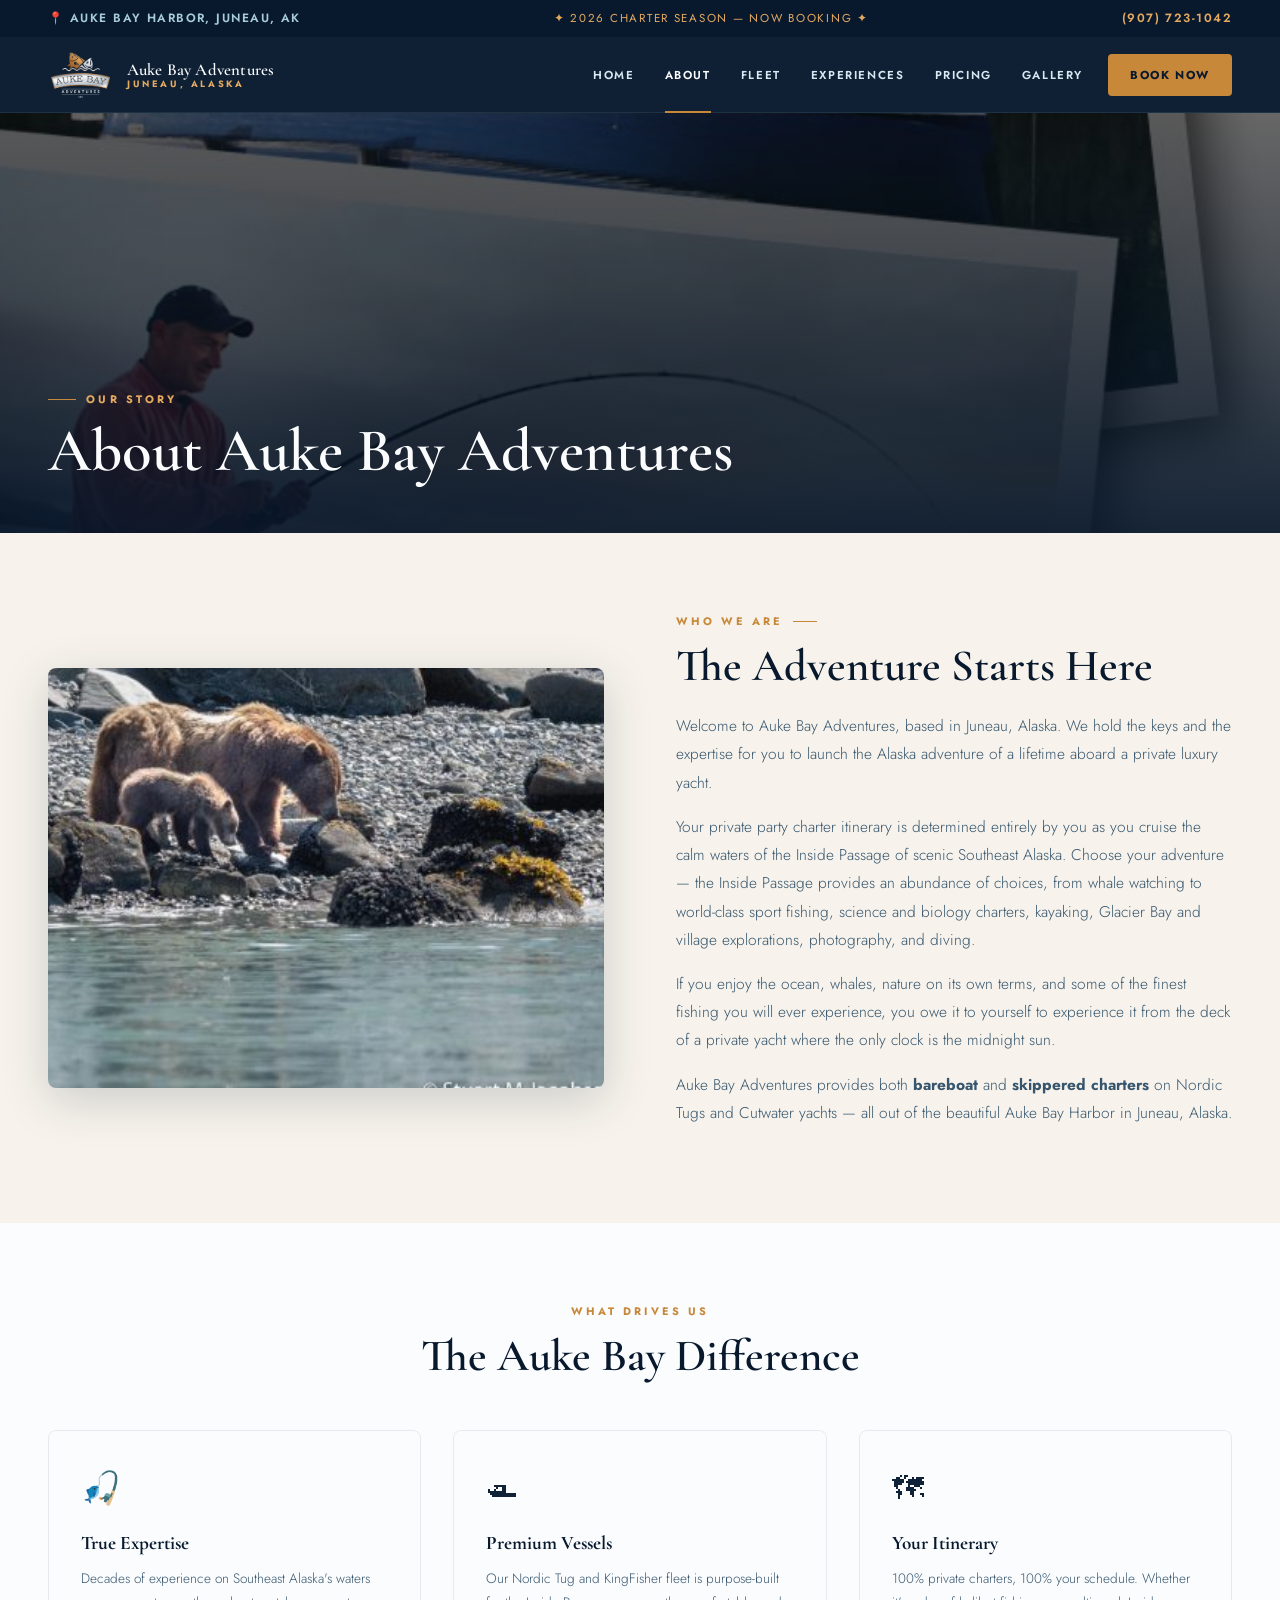
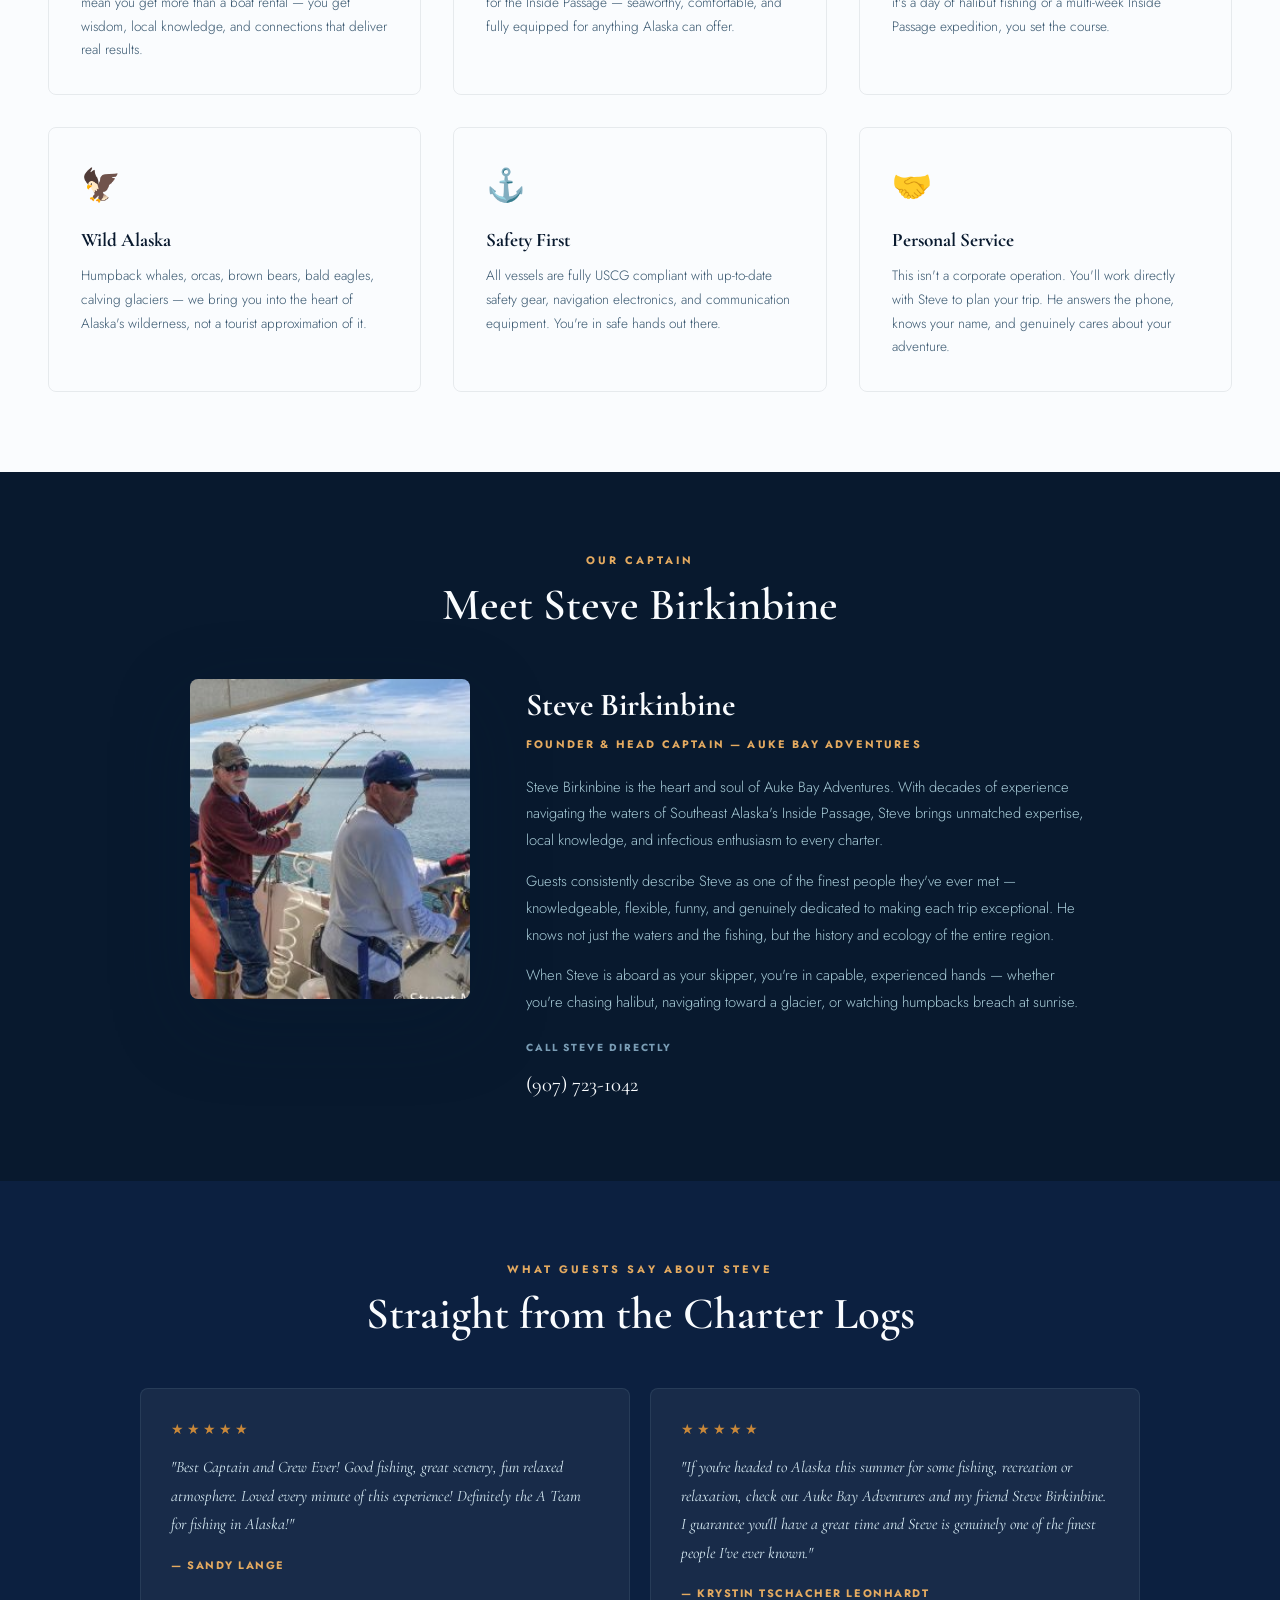
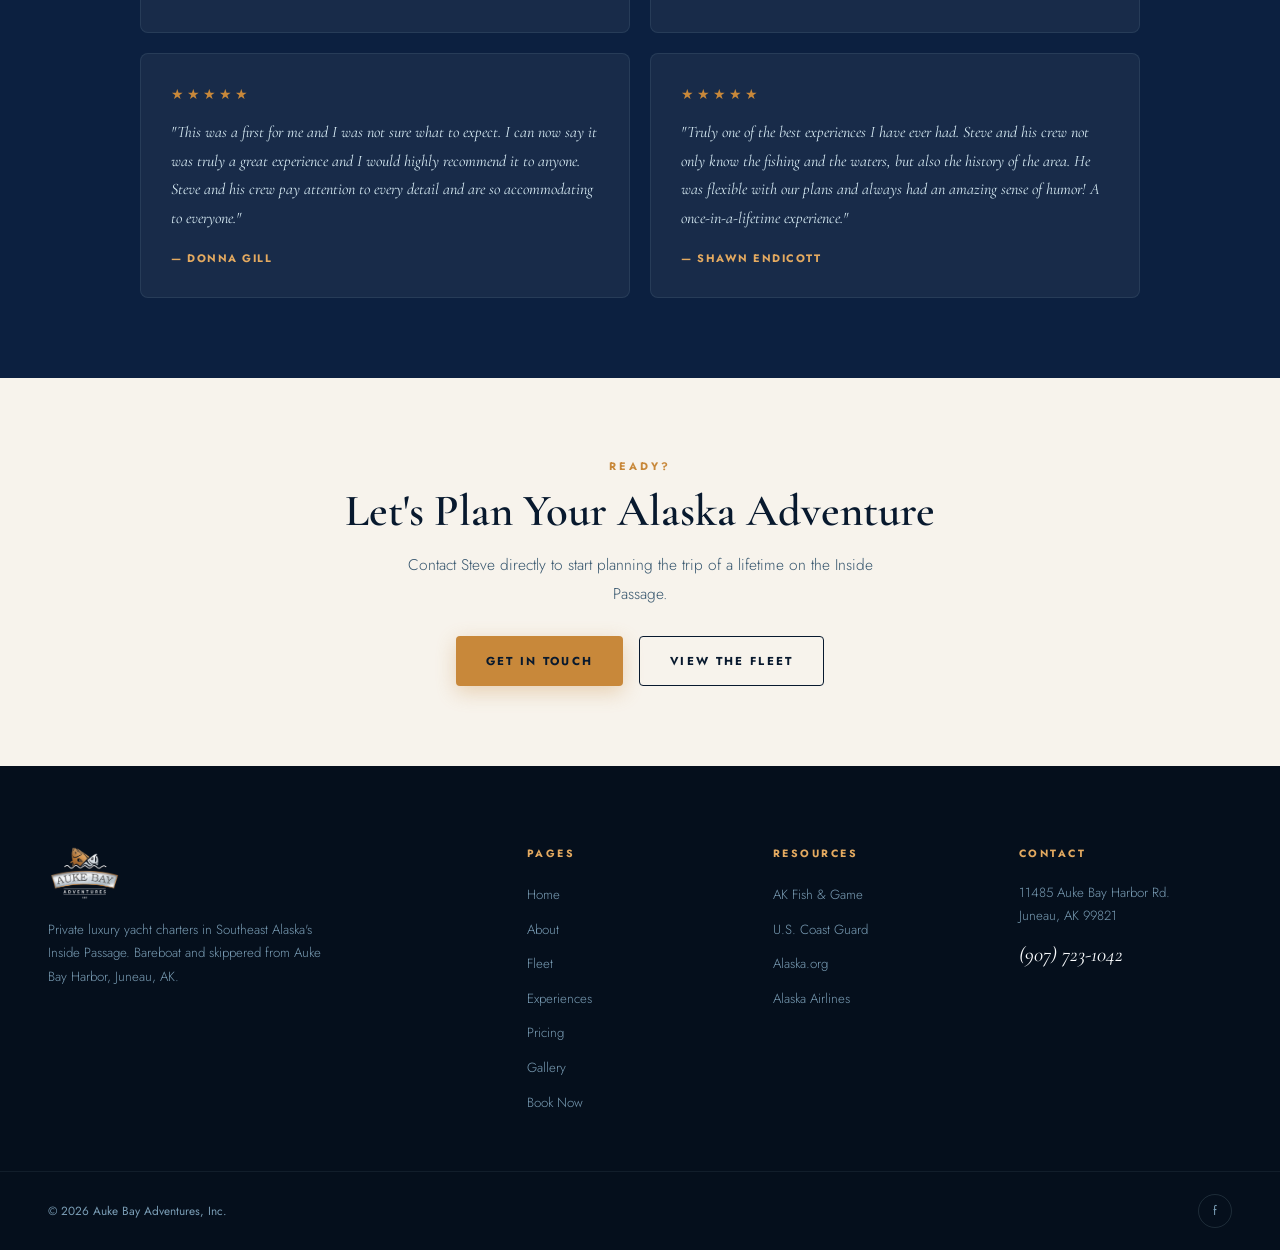
<file: about.html>
<!DOCTYPE html>
<html lang="en">
<head>
<meta charset="UTF-8"><meta name="viewport" content="width=device-width, initial-scale=1.0">
<title>About Us | Auke Bay Adventures — Juneau, Alaska Yacht Charters</title>
<meta name="description" content="Learn about Auke Bay Adventures and captain Steve Birkinbine. Private yacht charters on Southeast Alaska's Inside Passage, based in Juneau, AK since the early 2000s.">
<link rel="stylesheet" href="css/global.css">
<style>
.about-story{padding:var(--sp-xl) var(--sp-lg);background:var(--c-cream);display:grid;grid-template-columns:1fr 1fr;gap:72px;align-items:center;}
.about-story-text p{font-size:.97rem;font-weight:300;color:var(--c-text-mid);line-height:1.82;margin-bottom:16px;}
.about-values{padding:var(--sp-xl) var(--sp-lg);background:var(--c-white);}
.values-grid{display:grid;grid-template-columns:repeat(3,1fr);gap:32px;margin-top:var(--sp-lg);}
.value-card{padding:32px;border:1px solid rgba(8,25,46,.08);border-radius:var(--r-md);transition:box-shadow .3s,transform .3s;}
.value-card:hover{box-shadow:var(--shadow-mid);transform:translateY(-4px);}
.value-icon{font-size:2rem;margin-bottom:14px;}
.value-card h3{font-family:var(--ff-display);font-size:1.2rem;color:var(--c-navy);margin-bottom:8px;}
.value-card p{font-size:.85rem;color:var(--c-text-mid);font-weight:300;line-height:1.75;}
.captain-section{padding:var(--sp-xl) var(--sp-lg);background:var(--c-navy);color:var(--c-white);}
.captain-grid{display:grid;grid-template-columns:280px 1fr;gap:56px;align-items:start;max-width:900px;margin:var(--sp-lg) auto 0;}
.captain-photo{border-radius:var(--r-md);overflow:hidden;box-shadow:var(--shadow-hard);}
.captain-photo img{width:100%;height:320px;object-fit:cover;object-position:top;}
.captain-info h3{font-family:var(--ff-display);font-size:2rem;color:var(--c-white);margin-bottom:6px;}
.captain-title{font-family:var(--ff-cond);font-size:.68rem;font-weight:700;letter-spacing:.2em;text-transform:uppercase;color:var(--c-gold-light);margin-bottom:20px;}
.captain-info p{font-size:.92rem;color:var(--c-ice);font-weight:300;line-height:1.82;margin-bottom:14px;}
.captain-contact{display:flex;flex-direction:column;gap:12px;margin-top:24px;}
.captain-contact a{font-family:var(--ff-display);font-size:1.3rem;color:var(--c-white);transition:color .2s;}
.captain-contact a:hover{color:var(--c-gold-light);}
.captain-contact span{font-family:var(--ff-cond);font-size:.64rem;font-weight:700;letter-spacing:.18em;text-transform:uppercase;color:var(--c-text-soft);}
.testimonials-full{padding:var(--sp-xl) var(--sp-lg);background:var(--c-deep);}
.testi-grid4{display:grid;grid-template-columns:repeat(2,1fr);gap:20px;max-width:1000px;margin:var(--sp-lg) auto 0;}
.testi-card{background:rgba(255,255,255,.05);border:1px solid rgba(168,204,216,.1);border-radius:var(--r-md);padding:30px;transition:border-color .3s;}
.testi-card:hover{border-color:rgba(200,136,58,.3);}
.stars{color:var(--c-gold);letter-spacing:3px;font-size:.85rem;margin-bottom:12px;}
.testi-text{font-family:var(--ff-display);font-style:italic;font-size:1rem;color:var(--c-glacier);line-height:1.78;margin-bottom:18px;}
.testi-author{font-family:var(--ff-cond);font-size:.68rem;font-weight:700;letter-spacing:.14em;text-transform:uppercase;color:var(--c-gold-light);}
@media(max-width:900px){.about-story{grid-template-columns:1fr;}.captain-grid{grid-template-columns:1fr;}.captain-photo img{height:260px;}.values-grid{grid-template-columns:1fr;}.testi-grid4{grid-template-columns:1fr;}}
</style>
</head>
<body>
<div class="topbar"><span class="topbar-left">📍 Auke Bay Harbor, Juneau, AK</span><span class="topbar-center">✦ 2026 Charter Season — Now Booking ✦</span><span class="topbar-right"><a href="tel:+19077231042">(907) 723-1042</a></span></div>
<nav class="site-nav">
  <a href="index.html" class="nav-brand"><img src="uploads/auke_logo.png" alt="Auke Bay Adventures"><div class="nav-brand-text"><span class="nav-brand-name">Auke Bay Adventures</span><span class="nav-brand-sub">Juneau, Alaska</span></div></a>
  <ul class="nav-links"><li><a href="index.html">Home</a></li><li><a href="about.html" class="active">About</a></li><li><a href="fleet.html">Fleet</a></li><li><a href="experiences.html">Experiences</a></li><li><a href="pricing.html">Pricing</a></li><li><a href="gallery.html">Gallery</a></li><li><a href="contact.html" class="nav-cta">Book Now</a></li></ul>
  <button class="nav-hamburger" id="hamburger"><span></span><span></span><span></span></button>
</nav>
<nav class="mobile-nav" id="mobile-nav"><a href="index.html">Home</a><a href="about.html">About</a><a href="fleet.html">Fleet</a><a href="experiences.html">Experiences</a><a href="pricing.html">Pricing</a><a href="gallery.html">Gallery</a><a href="contact.html" class="mobile-cta">Book Now</a></nav>

<section class="page-hero">
  <div class="page-hero-bg" style="background-image:url('uploads/fleet_guy_fishing.jpg')"></div>
  <div class="page-hero-overlay"></div>
  <div class="page-hero-content"><div class="page-hero-eyebrow">Our Story</div><h1>About Auke Bay Adventures</h1></div>
</section>

<section class="about-story">
  <div class="reveal">
    <img src="uploads/gallery_southeast.jpg" alt="Southeast Alaska wildlife from Auke Bay Adventures charter" style="border-radius:var(--r-md);box-shadow:var(--shadow-mid);width:100%;height:420px;object-fit:cover;">
  </div>
  <div class="about-story-text reveal reveal-delay-1">
    <div class="section-eyebrow">Who We Are</div>
    <h2 class="section-title" style="margin-bottom:20px;">The Adventure Starts Here</h2>
    <p>Welcome to Auke Bay Adventures, based in Juneau, Alaska. We hold the keys and the expertise for you to launch the Alaska adventure of a lifetime aboard a private luxury yacht.</p>
    <p>Your private party charter itinerary is determined entirely by you as you cruise the calm waters of the Inside Passage of scenic Southeast Alaska. Choose your adventure — the Inside Passage provides an abundance of choices, from whale watching to world-class sport fishing, science and biology charters, kayaking, Glacier Bay and village explorations, photography, and diving.</p>
    <p>If you enjoy the ocean, whales, nature on its own terms, and some of the finest fishing you will ever experience, you owe it to yourself to experience it from the deck of a private yacht where the only clock is the midnight sun.</p>
    <p>Auke Bay Adventures provides both <strong>bareboat</strong> and <strong>skippered charters</strong> on Nordic Tugs and Cutwater yachts — all out of the beautiful Auke Bay Harbor in Juneau, Alaska.</p>
  </div>
</section>

<section class="about-values">
  <div style="text-align:center;max-width:560px;margin:0 auto;" class="reveal">
    <div class="section-eyebrow center">What Drives Us</div>
    <h2 class="section-title center">The Auke Bay Difference</h2>
  </div>
  <div class="values-grid">
    <div class="value-card reveal">
      <div class="value-icon">🎣</div>
      <h3>True Expertise</h3>
      <p>Decades of experience on Southeast Alaska's waters mean you get more than a boat rental — you get wisdom, local knowledge, and connections that deliver real results.</p>
    </div>
    <div class="value-card reveal reveal-delay-1">
      <div class="value-icon">🛥</div>
      <h3>Premium Vessels</h3>
      <p>Our Nordic Tug and KingFisher fleet is purpose-built for the Inside Passage — seaworthy, comfortable, and fully equipped for anything Alaska can offer.</p>
    </div>
    <div class="value-card reveal reveal-delay-2">
      <div class="value-icon">🗺</div>
      <h3>Your Itinerary</h3>
      <p>100% private charters, 100% your schedule. Whether it's a day of halibut fishing or a multi-week Inside Passage expedition, you set the course.</p>
    </div>
    <div class="value-card reveal">
      <div class="value-icon">🦅</div>
      <h3>Wild Alaska</h3>
      <p>Humpback whales, orcas, brown bears, bald eagles, calving glaciers — we bring you into the heart of Alaska's wilderness, not a tourist approximation of it.</p>
    </div>
    <div class="value-card reveal reveal-delay-1">
      <div class="value-icon">⚓</div>
      <h3>Safety First</h3>
      <p>All vessels are fully USCG compliant with up-to-date safety gear, navigation electronics, and communication equipment. You're in safe hands out there.</p>
    </div>
    <div class="value-card reveal reveal-delay-2">
      <div class="value-icon">🤝</div>
      <h3>Personal Service</h3>
      <p>This isn't a corporate operation. You'll work directly with Steve to plan your trip. He answers the phone, knows your name, and genuinely cares about your adventure.</p>
    </div>
  </div>
</section>

<section class="captain-section">
  <div style="text-align:center;" class="reveal">
    <div class="section-eyebrow light center">Our Captain</div>
    <h2 class="section-title light center">Meet Steve Birkinbine</h2>
  </div>
  <div class="captain-grid">
    <div class="captain-photo reveal">
      <img src="uploads/captain_steve.jpg" alt="Captain Steve Birkinbine — Auke Bay Adventures Juneau Alaska">
    </div>
    <div class="captain-info reveal reveal-delay-1">
      <h3>Steve Birkinbine</h3>
      <div class="captain-title">Founder &amp; Head Captain — Auke Bay Adventures</div>
      <p>Steve Birkinbine is the heart and soul of Auke Bay Adventures. With decades of experience navigating the waters of Southeast Alaska's Inside Passage, Steve brings unmatched expertise, local knowledge, and infectious enthusiasm to every charter.</p>
      <p>Guests consistently describe Steve as one of the finest people they've ever met — knowledgeable, flexible, funny, and genuinely dedicated to making each trip exceptional. He knows not just the waters and the fishing, but the history and ecology of the entire region.</p>
      <p>When Steve is aboard as your skipper, you're in capable, experienced hands — whether you're chasing halibut, navigating toward a glacier, or watching humpbacks breach at sunrise.</p>
      <div class="captain-contact">
        <span>Call Steve Directly</span>
        <a href="tel:+19077231042">(907) 723-1042</a>
      </div>
    </div>
  </div>
</section>

<section class="testimonials-full">
  <div style="text-align:center;" class="reveal">
    <div class="section-eyebrow light center">What Guests Say About Steve</div>
    <h2 class="section-title light center">Straight from the Charter Logs</h2>
  </div>
  <div class="testi-grid4">
    <div class="testi-card reveal"><div class="stars">★★★★★</div><p class="testi-text">"Best Captain and Crew Ever! Good fishing, great scenery, fun relaxed atmosphere. Loved every minute of this experience! Definitely the A Team for fishing in Alaska!"</p><div class="testi-author">— Sandy Lange</div></div>
    <div class="testi-card reveal reveal-delay-1"><div class="stars">★★★★★</div><p class="testi-text">"If you're headed to Alaska this summer for some fishing, recreation or relaxation, check out Auke Bay Adventures and my friend Steve Birkinbine. I guarantee you'll have a great time and Steve is genuinely one of the finest people I've ever known."</p><div class="testi-author">— Krystin Tschacher Leonhardt</div></div>
    <div class="testi-card reveal"><div class="stars">★★★★★</div><p class="testi-text">"This was a first for me and I was not sure what to expect. I can now say it was truly a great experience and I would highly recommend it to anyone. Steve and his crew pay attention to every detail and are so accommodating to everyone."</p><div class="testi-author">— Donna Gill</div></div>
    <div class="testi-card reveal reveal-delay-1"><div class="stars">★★★★★</div><p class="testi-text">"Truly one of the best experiences I have ever had. Steve and his crew not only know the fishing and the waters, but also the history of the area. He was flexible with our plans and always had an amazing sense of humor! A once-in-a-lifetime experience."</p><div class="testi-author">— Shawn Endicott</div></div>
  </div>
</section>

<section style="text-align:center;padding:var(--sp-xl) var(--sp-lg);background:var(--c-cream);">
  <div class="section-eyebrow center reveal">Ready?</div>
  <h2 class="section-title center reveal" style="margin-bottom:14px;">Let's Plan Your Alaska Adventure</h2>
  <p class="section-body reveal" style="text-align:center;max-width:480px;margin:0 auto 28px;">Contact Steve directly to start planning the trip of a lifetime on the Inside Passage.</p>
  <div style="display:flex;gap:16px;justify-content:center;flex-wrap:wrap;" class="reveal">
    <a href="contact.html" class="btn btn-gold">Get in Touch</a>
    <a href="fleet.html" class="btn btn-outline-navy">View the Fleet</a>
  </div>
</section>

<footer class="site-footer">
  <div class="footer-main">
    <div class="footer-brand"><img src="uploads/auke_logo.png" alt="Auke Bay Adventures"><p>Private luxury yacht charters in Southeast Alaska's Inside Passage. Bareboat and skippered from Auke Bay Harbor, Juneau, AK.</p></div>
    <div class="footer-col"><h4>Pages</h4><ul><li><a href="index.html">Home</a></li><li><a href="about.html">About</a></li><li><a href="fleet.html">Fleet</a></li><li><a href="experiences.html">Experiences</a></li><li><a href="pricing.html">Pricing</a></li><li><a href="gallery.html">Gallery</a></li><li><a href="contact.html">Book Now</a></li></ul></div>
    <div class="footer-col"><h4>Resources</h4><ul><li><a href="http://www.adfg.alaska.gov/" target="_blank">AK Fish &amp; Game</a></li><li><a href="http://www.uscg.mil/" target="_blank">U.S. Coast Guard</a></li><li><a href="http://www.alaska.org/" target="_blank">Alaska.org</a></li><li><a href="http://www.alaskaair.com/" target="_blank">Alaska Airlines</a></li></ul></div>
    <div class="footer-col footer-contact"><h4>Contact</h4><address><p>11485 Auke Bay Harbor Rd.<br>Juneau, AK 99821</p><a href="tel:+19077231042" class="phone-link">(907) 723-1042</a></address></div>
  </div>
  <div class="footer-bottom"><p>© 2026 Auke Bay Adventures, Inc.</p><div class="footer-social"><a href="https://www.facebook.com/Auke-Bay-Adventures-1422845364457113" target="_blank">f</a></div></div>
</footer>
<script src="js/shared.js"></script>
</body>
</html>
</file>
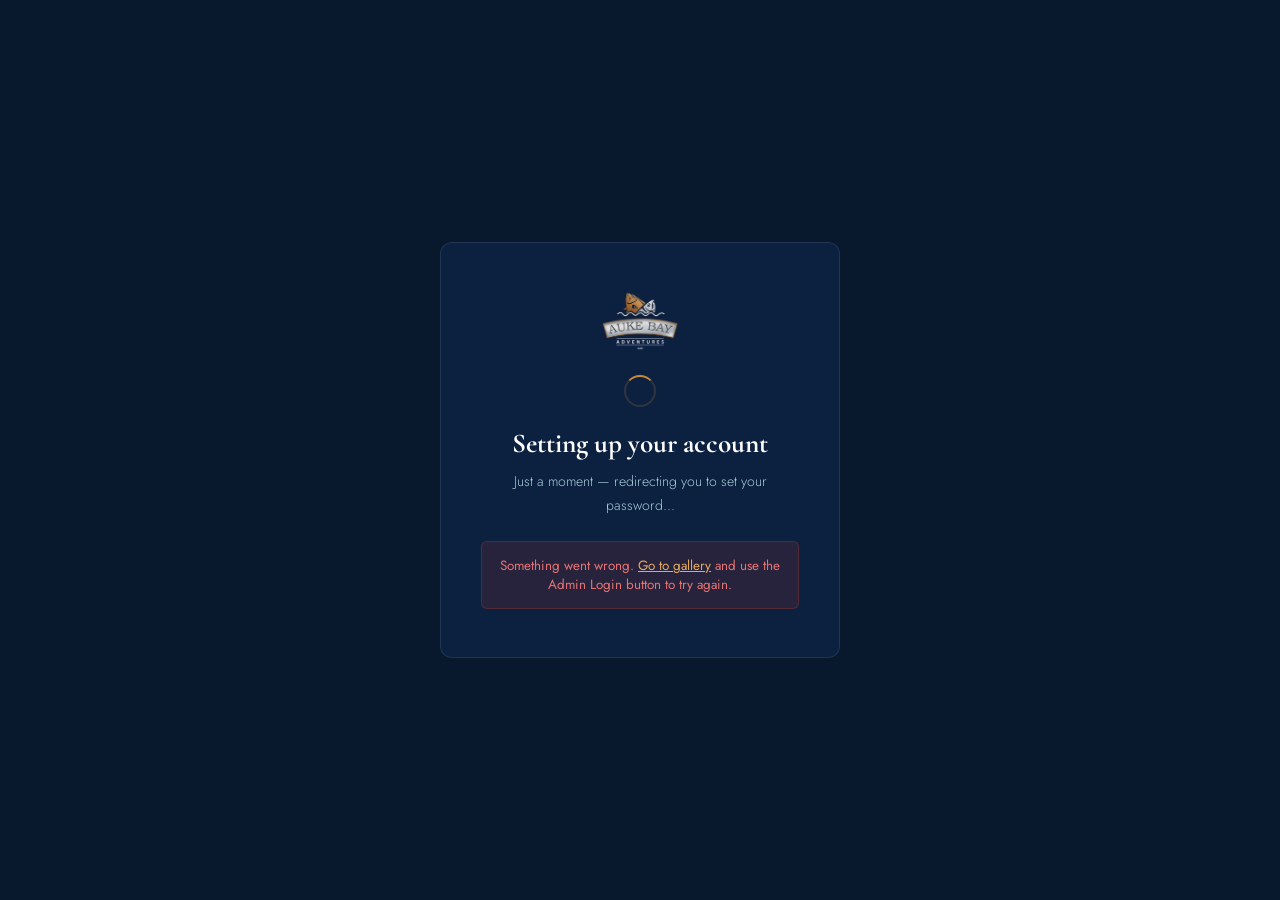
<file: accept-invite.html>
<!DOCTYPE html>
<html lang="en">
<head>
  <meta charset="UTF-8">
  <meta name="viewport" content="width=device-width, initial-scale=1.0">
  <title>Setting up your account — Auke Bay Adventures</title>
  <link rel="preconnect" href="https://fonts.googleapis.com">
  <link href="https://fonts.googleapis.com/css2?family=Cormorant+Garamond:wght@400;600&family=Jost:wght@300;400;600&display=swap" rel="stylesheet">
  <style>
    * { box-sizing: border-box; margin: 0; padding: 0; }
    body {
      font-family: 'Jost', sans-serif;
      background: #08192e;
      min-height: 100vh;
      display: flex;
      align-items: center;
      justify-content: center;
      padding: 20px;
    }
    .card {
      background: #0c2040;
      border: 1px solid rgba(168,204,216,.12);
      border-radius: 12px;
      padding: 48px 40px;
      max-width: 400px;
      width: 100%;
      text-align: center;
    }
    img { height: 60px; margin: 0 auto 24px; display: block; }
    h1 {
      font-family: 'Cormorant Garamond', serif;
      font-size: 1.7rem;
      color: #fff;
      margin-bottom: 10px;
    }
    p {
      font-size: .88rem;
      color: #a8ccd8;
      font-weight: 300;
      line-height: 1.7;
      margin-bottom: 24px;
    }
    .spinner {
      width: 32px; height: 32px;
      border: 2px solid rgba(200,136,58,.2);
      border-top-color: #c8883a;
      border-radius: 50%;
      animation: spin 0.8s linear infinite;
      margin: 0 auto 20px;
    }
    @keyframes spin { to { transform: rotate(360deg); } }
    .error {
      display: none;
      background: rgba(192,57,43,.15);
      border: 1px solid rgba(192,57,43,.3);
      border-radius: 6px;
      padding: 14px;
      font-size: .84rem;
      color: #e57373;
      margin-top: 16px;
    }
  </style>
</head>
<body>
  <div class="card">
    <img src="/uploads/auke_logo.png" alt="Auke Bay Adventures">
    <div class="spinner"></div>
    <h1>Setting up your account</h1>
    <p>Just a moment — redirecting you to set your password...</p>
    <div class="error" id="error">
      Something went wrong. <a href="/gallery" style="color:#e4aa60;">Go to gallery</a> and use the Admin Login button to try again.
    </div>
  </div>

  <!-- Netlify Identity widget must be loaded here to handle the token -->
  <script src="https://identity.netlify.com/v1/netlify-identity-widget.js"></script>
  <script>
    // Read the token and type from query params
    // (bypasses email clients that strip hash fragments)
    const params  = new URLSearchParams(window.location.search);
    const token   = params.get('token');
    const type    = params.get('type') || 'invite'; // 'invite' or 'recovery'

    if (!token) {
      document.getElementById('error').style.display = 'block';
    } else {
      // Map type to the hash key Netlify Identity expects
      const hashKey = type === 'recovery' ? 'recovery_token' : 'invite_token';

      // Replace current URL with the hash-based token format
      // so the Identity widget can detect and process it
      window.location.replace(`/#${hashKey}=${token}`);
    }
  </script>
</body>
</html>
</file>
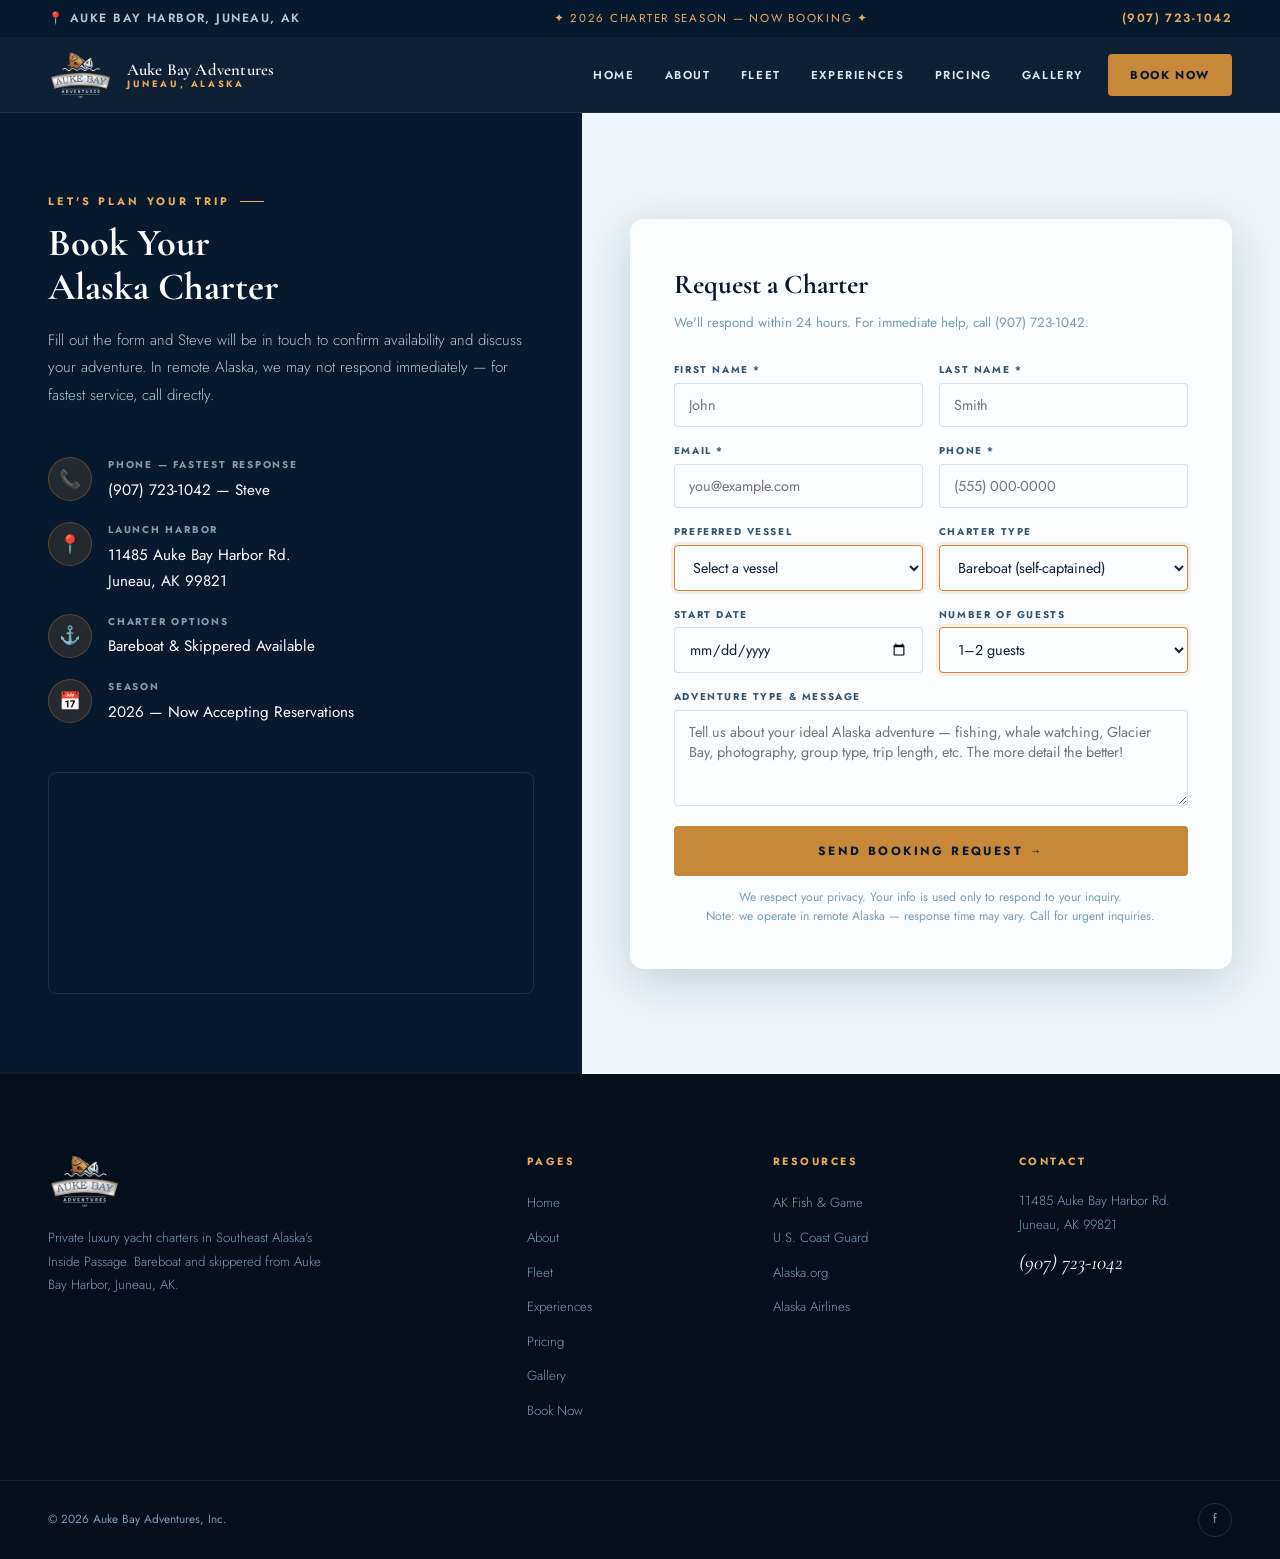
<file: contact.html>
<!DOCTYPE html>
<html lang="en">
<head>
<meta charset="UTF-8"><meta name="viewport" content="width=device-width, initial-scale=1.0">
<title>Book a Charter | Auke Bay Adventures — Juneau, Alaska</title>
<meta name="description" content="Book an Auke Bay Adventures private yacht charter in Juneau, Alaska. Contact Steve at (907) 723-1042 or fill out our booking inquiry form to reserve your 2026 charter dates.">
<link rel="stylesheet" href="css/global.css">
<style>
.contact-layout{display:grid;grid-template-columns:1fr 1.2fr;min-height:calc(100vh - 76px);}
.contact-info-panel{background:var(--c-navy);padding:var(--sp-xl) var(--sp-lg);display:flex;flex-direction:column;justify-content:center;}
.contact-info-panel h2{font-family:var(--ff-display);font-size:clamp(1.8rem,3vw,2.8rem);color:var(--c-white);margin-bottom:18px;line-height:1.15;}
.contact-info-panel p{font-size:.94rem;color:var(--c-ice);font-weight:300;line-height:1.82;margin-bottom:var(--sp-lg);}
.contact-items{display:flex;flex-direction:column;gap:20px;}
.contact-item{display:flex;align-items:flex-start;gap:16px;}
.ci-icon{width:44px;height:44px;border-radius:50%;background:rgba(200,136,58,.15);border:1px solid rgba(200,136,58,.3);display:flex;align-items:center;justify-content:center;flex-shrink:0;font-size:1.1rem;}
.ci-text span:first-child{display:block;font-family:var(--ff-cond);font-size:.62rem;font-weight:700;letter-spacing:.18em;text-transform:uppercase;color:var(--c-text-soft);margin-bottom:4px;}
.ci-text span:last-child,.ci-text a{font-size:.95rem;color:var(--c-white);transition:color .2s;}
.ci-text a:hover{color:var(--c-gold-light);}
.contact-map{margin-top:var(--sp-lg);border-radius:var(--r-md);overflow:hidden;border:1px solid rgba(168,204,216,.12);}
.contact-map iframe{width:100%;height:220px;border:0;display:block;filter:saturate(.6) brightness(.7);}
.contact-form-panel{background:var(--c-frost);padding:var(--sp-xl) var(--sp-lg);display:flex;flex-direction:column;justify-content:center;}
.form-card{background:var(--c-white);border-radius:var(--r-lg);padding:44px;box-shadow:var(--shadow-mid);}
.form-card h3{font-family:var(--ff-display);font-size:1.7rem;color:var(--c-navy);margin-bottom:6px;}
.form-card .sub{font-size:.84rem;color:var(--c-text-soft);margin-bottom:28px;}
.form-row{display:grid;grid-template-columns:1fr 1fr;gap:16px;}
.fg{display:flex;flex-direction:column;gap:5px;margin-bottom:16px;}
.fg label{font-family:var(--ff-cond);font-size:.62rem;font-weight:700;letter-spacing:.16em;text-transform:uppercase;color:var(--c-text-mid);}
.fg input,.fg select,.fg textarea{border:1.5px solid rgba(8,25,46,.12);border-radius:var(--r-sm);padding:11px 14px;font-family:var(--ff-body);font-size:.9rem;color:var(--c-text);background:var(--c-white);outline:none;transition:.2s;width:100%;}
.fg input:focus,.fg select,.fg textarea:focus{border-color:var(--c-gold);box-shadow:0 0 0 3px rgba(200,136,58,.12);}
.fg textarea{resize:vertical;min-height:96px;}
.fg select option{background:var(--c-white);}
.form-submit{width:100%;padding:16px;background:var(--c-gold);color:var(--c-navy);border:none;border-radius:var(--r-sm);font-family:var(--ff-cond);font-size:.75rem;font-weight:700;letter-spacing:.2em;text-transform:uppercase;cursor:pointer;transition:.2s;margin-top:4px;}
.form-submit:hover{background:var(--c-gold-light);transform:translateY(-2px);}
.form-note{font-size:.76rem;color:var(--c-text-soft);text-align:center;margin-top:12px;line-height:1.5;}
.form-note a{color:var(--c-ocean);}
.success-msg{display:none;text-align:center;padding:24px;background:rgba(45,122,79,.08);border:1px solid rgba(45,122,79,.2);border-radius:var(--r-md);margin-top:16px;}
.success-msg h4{font-family:var(--ff-display);font-size:1.3rem;color:#1e6640;margin-bottom:6px;}
.success-msg p{font-size:.85rem;color:#2d7a4f;}
@media(max-width:900px){.contact-layout{grid-template-columns:1fr;}.form-card{padding:28px 20px;}}
@media(max-width:480px){.form-row{grid-template-columns:1fr;}}
</style>
</head>
<body>
<div class="topbar"><span class="topbar-left">📍 Auke Bay Harbor, Juneau, AK</span><span class="topbar-center">✦ 2026 Charter Season — Now Booking ✦</span><span class="topbar-right"><a href="tel:+19077231042">(907) 723-1042</a></span></div>
<nav class="site-nav">
  <a href="index.html" class="nav-brand"><img src="uploads/auke_logo.png" alt="Auke Bay Adventures"><div class="nav-brand-text"><span class="nav-brand-name">Auke Bay Adventures</span><span class="nav-brand-sub">Juneau, Alaska</span></div></a>
  <ul class="nav-links"><li><a href="index.html">Home</a></li><li><a href="about.html">About</a></li><li><a href="fleet.html">Fleet</a></li><li><a href="experiences.html">Experiences</a></li><li><a href="pricing.html">Pricing</a></li><li><a href="gallery.html">Gallery</a></li><li><a href="contact.html" class="nav-cta active">Book Now</a></li></ul>
  <button class="nav-hamburger" id="hamburger"><span></span><span></span><span></span></button>
</nav>
<nav class="mobile-nav" id="mobile-nav"><a href="index.html">Home</a><a href="about.html">About</a><a href="fleet.html">Fleet</a><a href="experiences.html">Experiences</a><a href="pricing.html">Pricing</a><a href="gallery.html">Gallery</a><a href="contact.html" class="mobile-cta">Book Now</a></nav>

<div class="contact-layout">
  <div class="contact-info-panel">
    <div class="section-eyebrow light reveal">Let's Plan Your Trip</div>
    <h2 class="reveal">Book Your<br>Alaska Charter</h2>
    <p class="reveal">Fill out the form and Steve will be in touch to confirm availability and discuss your adventure. In remote Alaska, we may not respond immediately — for fastest service, call directly.</p>
    <div class="contact-items">
      <div class="contact-item reveal">
        <div class="ci-icon">📞</div>
        <div class="ci-text">
          <span>Phone — Fastest Response</span>
          <a href="tel:+19077231042">(907) 723-1042 — Steve</a>
        </div>
      </div>
      <div class="contact-item reveal">
        <div class="ci-icon">📍</div>
        <div class="ci-text">
          <span>Launch Harbor</span>
          <span>11485 Auke Bay Harbor Rd.<br>Juneau, AK 99821</span>
        </div>
      </div>
      <div class="contact-item reveal">
        <div class="ci-icon">⚓</div>
        <div class="ci-text">
          <span>Charter Options</span>
          <span>Bareboat &amp; Skippered Available</span>
        </div>
      </div>
      <div class="contact-item reveal">
        <div class="ci-icon">📅</div>
        <div class="ci-text">
          <span>Season</span>
          <span>2026 — Now Accepting Reservations</span>
        </div>
      </div>
    </div>
    <div class="contact-map reveal">
      <iframe
        src="https://www.google.com/maps/embed?pb=!1m18!1m12!1m3!1d2626.5!2d-134.6705!3d58.3819!2m3!1f0!2f0!3f0!3m2!1i1024!2i768!4f13.1!3m3!1m2!1s0x0%3A0x0!2s11485+Auke+Bay+Harbor+Rd+Juneau+AK!5e0!3m2!1sen!2sus!4v1"
        allowfullscreen="" loading="lazy" referrerpolicy="no-referrer-when-downgrade"
        title="Auke Bay Adventures location map — 11485 Auke Bay Harbor Rd, Juneau AK"></iframe>
    </div>
  </div>
  <div class="contact-form-panel">
    <div class="form-card reveal">
      <h3>Request a Charter</h3>
      <p class="sub">We'll respond within 24 hours. For immediate help, call (907) 723-1042.</p>

      <!-- Netlify Forms: the name="booking" and data-netlify="true" attributes
           tell Netlify to intercept this form and store submissions in your dashboard.
           The hidden input is required by Netlify to identify the form. -->
      <form
        name="booking"
        method="POST"
        data-netlify="true"
        data-netlify-honeypot="bot-field"
        id="booking-form"
        onsubmit="handleSubmit(event)"
      >
        <!-- Hidden fields required by Netlify -->
        <input type="hidden" name="form-name" value="booking">
        <p style="display:none;"><input name="bot-field"></p>

        <div class="form-row">
          <div class="fg"><label for="first-name">First Name *</label><input id="first-name" name="first-name" type="text" placeholder="John" required></div>
          <div class="fg"><label for="last-name">Last Name *</label><input id="last-name" name="last-name" type="text" placeholder="Smith" required></div>
        </div>
        <div class="form-row">
          <div class="fg"><label for="email">Email *</label><input id="email" name="email" type="email" placeholder="you@example.com" required></div>
          <div class="fg"><label for="phone">Phone *</label><input id="phone" name="phone" type="tel" placeholder="(555) 000-0000" required></div>
        </div>
        <div class="form-row">
          <div class="fg">
            <label for="vessel">Preferred Vessel</label>
            <select id="vessel" name="vessel">
              <option value="">Select a vessel</option>
              <option>26′ Southern C's — $1,200/day</option>
              <option>30′ Sablefish — $1,575/day</option>
              <option>42′ Stickeen — $2,195/day</option>
              <option>42′ 58° North — $2,195/day</option>
              <option>Not sure — please advise</option>
            </select>
          </div>
          <div class="fg">
            <label for="charter-type">Charter Type</label>
            <select id="charter-type" name="charter-type">
              <option>Bareboat (self-captained)</option>
              <option>Skippered (captain included)</option>
              <option>Not sure yet</option>
            </select>
          </div>
        </div>
        <div class="form-row">
          <div class="fg"><label for="start-date">Start Date</label><input id="start-date" name="start-date" type="date" min="2026-01-01"></div>
          <div class="fg">
            <label for="guests">Number of Guests</label>
            <select id="guests" name="guests">
              <option>1–2 guests</option>
              <option>3–4 guests</option>
              <option>5–6 guests</option>
              <option>7+ guests</option>
            </select>
          </div>
        </div>
        <div class="fg">
          <label for="message">Adventure Type &amp; Message</label>
          <textarea id="message" name="message" placeholder="Tell us about your ideal Alaska adventure — fishing, whale watching, Glacier Bay, photography, group type, trip length, etc. The more detail the better!"></textarea>
        </div>
        <button type="submit" class="form-submit">Send Booking Request →</button>
        <p class="form-note">We respect your privacy. Your info is used only to respond to your inquiry.<br>Note: we operate in remote Alaska — response time may vary. Call for urgent inquiries.</p>
      </form>

      <div class="success-msg" id="success-msg">
        <h4>✓ Request Sent!</h4>
        <p>Thanks for reaching out! Steve will be in touch within 24 hours. For immediate assistance, call <a href="tel:+19077231042">(907) 723-1042</a>.</p>
      </div>
    </div>
  </div>
</div>

<footer class="site-footer">
  <div class="footer-main">
    <div class="footer-brand"><img src="uploads/auke_logo.png" alt="Auke Bay Adventures"><p>Private luxury yacht charters in Southeast Alaska's Inside Passage. Bareboat and skippered from Auke Bay Harbor, Juneau, AK.</p></div>
    <div class="footer-col"><h4>Pages</h4><ul><li><a href="index.html">Home</a></li><li><a href="about.html">About</a></li><li><a href="fleet.html">Fleet</a></li><li><a href="experiences.html">Experiences</a></li><li><a href="pricing.html">Pricing</a></li><li><a href="gallery.html">Gallery</a></li><li><a href="contact.html">Book Now</a></li></ul></div>
    <div class="footer-col"><h4>Resources</h4><ul><li><a href="http://www.adfg.alaska.gov/" target="_blank">AK Fish &amp; Game</a></li><li><a href="http://www.uscg.mil/" target="_blank">U.S. Coast Guard</a></li><li><a href="http://www.alaska.org/" target="_blank">Alaska.org</a></li><li><a href="http://www.alaskaair.com/" target="_blank">Alaska Airlines</a></li></ul></div>
    <div class="footer-col footer-contact"><h4>Contact</h4><address><p>11485 Auke Bay Harbor Rd.<br>Juneau, AK 99821</p><a href="tel:+19077231042" class="phone-link">(907) 723-1042</a></address></div>
  </div>
  <div class="footer-bottom"><p>© 2026 Auke Bay Adventures, Inc.</p><div class="footer-social"><a href="https://www.facebook.com/Auke-Bay-Adventures-1422845364457113" target="_blank">f</a></div></div>
</footer>
<script src="js/shared.js"></script>
<script>
async function handleSubmit(e) {
  e.preventDefault();
  const form = document.getElementById('booking-form');
  const btn  = form.querySelector('button[type="submit"]');
  btn.disabled = true;
  btn.textContent = 'Sending…';

  try {
    const data = new FormData(form);
    const res  = await fetch('/', {
      method: 'POST',
      headers: { 'Content-Type': 'application/x-www-form-urlencoded' },
      body: new URLSearchParams(data).toString()
    });

    if (res.ok) {
      form.style.display = 'none';
      document.getElementById('success-msg').style.display = 'block';
    } else {
      throw new Error('Network response was not ok');
    }
  } catch (err) {
    btn.disabled = false;
    btn.textContent = 'Send Booking Request →';
    alert('Something went wrong. Please try again or call (907) 723-1042 directly.');
  }
}
</script>
</body>
</html>
</file>
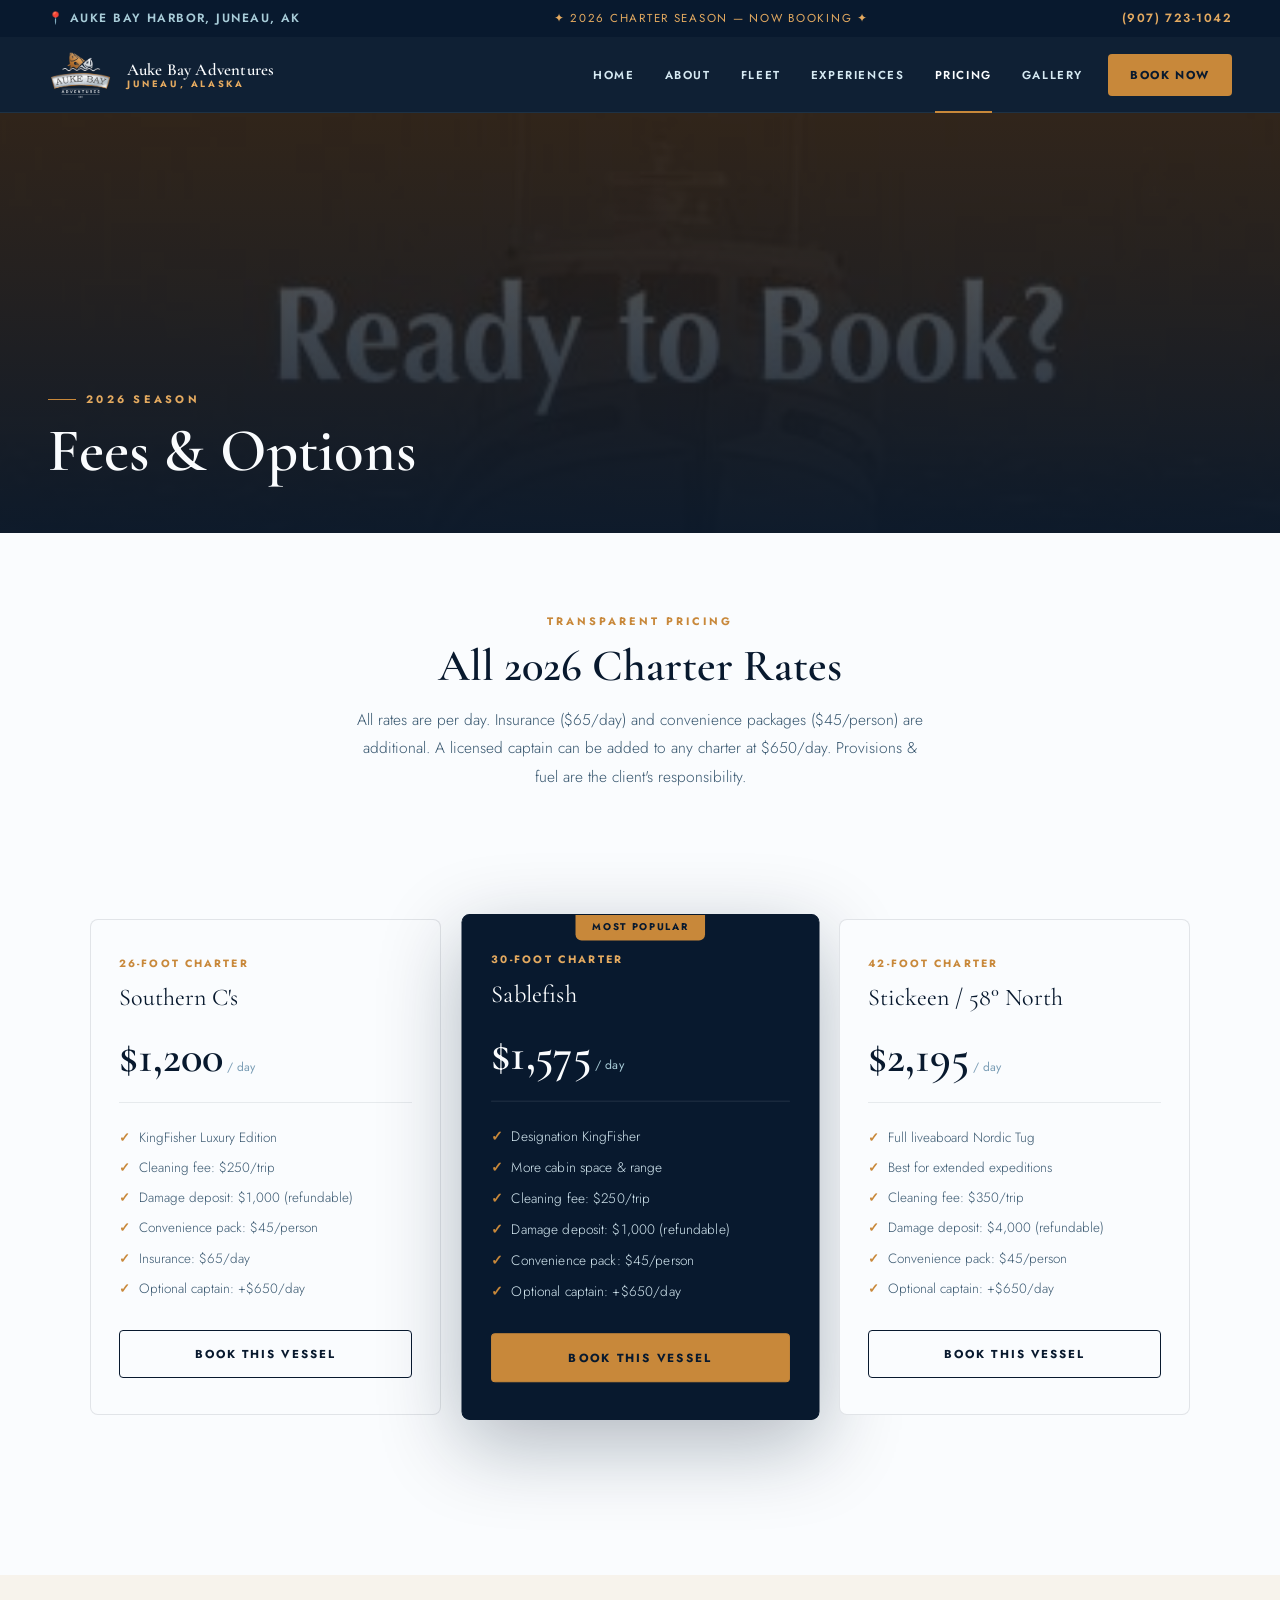
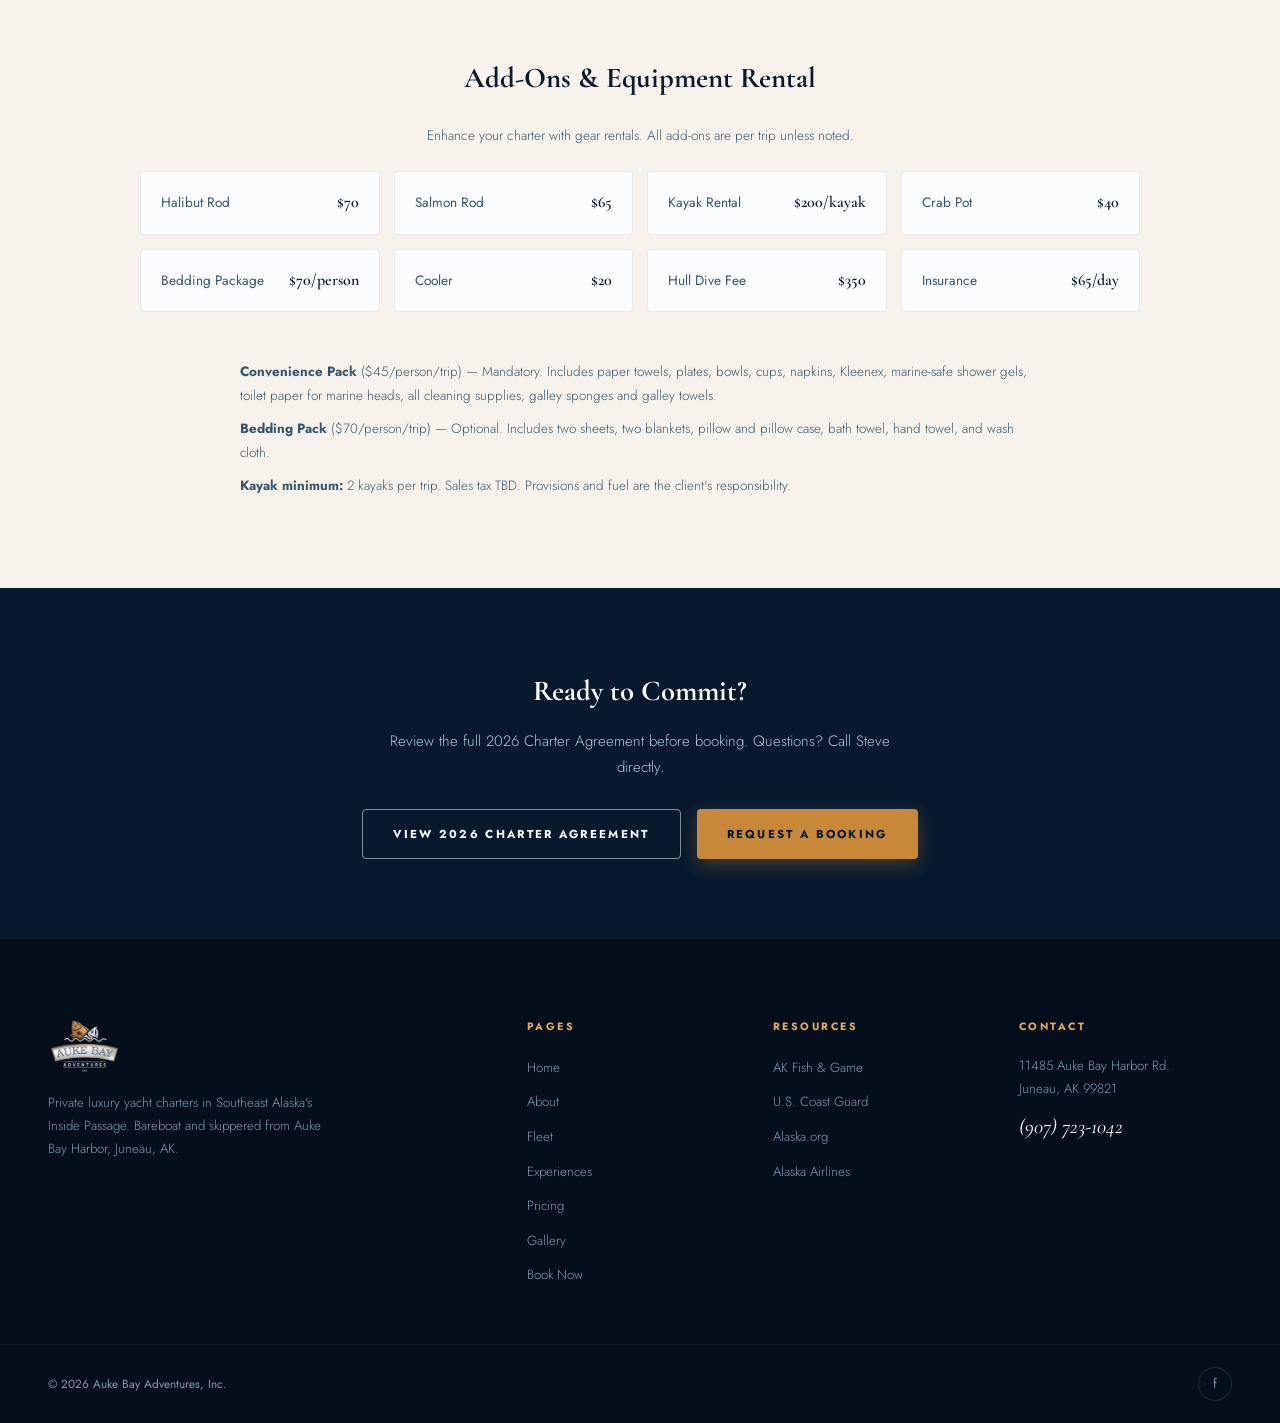
<file: pricing.html>
<!DOCTYPE html>
<html lang="en">
<head>
<meta charset="UTF-8"><meta name="viewport" content="width=device-width, initial-scale=1.0">
<title>2026 Charter Pricing | Auke Bay Adventures — Juneau, Alaska</title>
<meta name="description" content="2026 pricing for Auke Bay Adventures yacht charters in Juneau, Alaska. Bareboat rates from $1,200/day. Captain available $650/day. Fishing rods, kayaks & equipment rentals.">
<link rel="stylesheet" href="css/global.css">
<style>
.pricing-intro{padding:var(--sp-xl) var(--sp-lg);background:var(--c-cream);text-align:center;max-width:700px;margin:0 auto;}
.pricing-intro p{font-size:.97rem;font-weight:300;color:var(--c-text-mid);line-height:1.82;margin-top:16px;}
.pricing-main{padding:var(--sp-xl) var(--sp-lg);background:var(--c-white);}
.pricing-cards{display:grid;grid-template-columns:repeat(3,1fr);gap:24px;max-width:1100px;margin:0 auto var(--sp-xl);}
.p-card{background:var(--c-white);border:1.5px solid rgba(8,25,46,.1);border-radius:var(--r-md);padding:36px 28px;position:relative;overflow:hidden;transition:box-shadow .3s,transform .3s;}
.p-card:hover{box-shadow:var(--shadow-mid);transform:translateY(-4px);}
.p-card.featured{background:var(--c-navy);border-color:var(--c-navy);color:var(--c-white);transform:scale(1.02);box-shadow:var(--shadow-hard);}
.p-card.featured:hover{transform:scale(1.02) translateY(-4px);}
.p-card.featured::before{content:'Most Popular';position:absolute;top:0;left:50%;transform:translateX(-50%);background:var(--c-gold);color:var(--c-navy);font-family:var(--ff-cond);font-size:.6rem;font-weight:700;letter-spacing:.16em;text-transform:uppercase;padding:5px 16px;border-radius:0 0 6px 6px;}
.p-tier{font-family:var(--ff-cond);font-size:.66rem;font-weight:700;letter-spacing:.2em;text-transform:uppercase;color:var(--c-gold);margin-bottom:6px;}
.featured .p-tier{color:var(--c-gold-light);}
.p-name{font-family:var(--ff-display);font-size:1.5rem;color:var(--c-navy);margin-bottom:18px;}
.featured .p-name{color:var(--c-white);}
.p-rate{margin-bottom:22px;}
.p-rate .big{font-family:var(--ff-display);font-size:2.8rem;font-weight:600;color:var(--c-navy);line-height:1;}
.featured .p-rate .big{color:var(--c-white);}
.p-rate .per{font-family:var(--ff-cond);font-size:.75rem;color:var(--c-text-soft);margin-left:4px;}
.featured .p-rate .per{color:var(--c-ice);}
.p-divider{height:1px;background:rgba(8,25,46,.08);margin-bottom:20px;}
.featured .p-divider{background:rgba(255,255,255,.1);}
.p-features{list-style:none;margin-bottom:26px;}
.p-features li{display:flex;align-items:flex-start;gap:9px;font-size:.84rem;color:var(--c-text-mid);padding:5px 0;font-weight:300;line-height:1.5;}
.featured .p-features li{color:var(--c-glacier);}
.p-features li::before{content:'✓';color:var(--c-gold);font-weight:700;flex-shrink:0;}
.p-cta{display:block;width:100%;padding:14px;text-align:center;border-radius:var(--r-sm);font-family:var(--ff-cond);font-size:.72rem;font-weight:700;letter-spacing:.18em;text-transform:uppercase;transition:.2s;border:1.5px solid var(--c-navy);color:var(--c-navy);background:transparent;cursor:pointer;}
.p-cta:hover{background:var(--c-navy);color:var(--c-white);}
.featured .p-cta{background:var(--c-gold);border-color:var(--c-gold);color:var(--c-navy);}
.featured .p-cta:hover{background:var(--c-gold-light);border-color:var(--c-gold-light);}
.addons-section{background:var(--c-cream);padding:var(--sp-xl) var(--sp-lg);}
.addons-section h2{font-family:var(--ff-display);font-size:1.8rem;color:var(--c-navy);text-align:center;margin-bottom:var(--sp-md);}
.addons-grid{display:grid;grid-template-columns:repeat(4,1fr);gap:14px;max-width:1000px;margin:0 auto var(--sp-lg);}
.addon{background:var(--c-white);border:1px solid rgba(8,25,46,.08);border-radius:var(--r-sm);padding:18px 20px;display:flex;justify-content:space-between;align-items:center;gap:10px;}
.addon .an{font-size:.85rem;color:var(--c-text-mid);}
.addon .ap{font-family:var(--ff-display);font-size:1rem;font-weight:600;color:var(--c-navy);}
.addons-notes{max-width:800px;margin:0 auto;}
.addons-notes p{font-size:.84rem;color:var(--c-text-mid);font-weight:300;line-height:1.75;margin-bottom:10px;}
.agreement-cta{text-align:center;padding:var(--sp-xl) var(--sp-lg);background:var(--c-navy);}
.agreement-cta h2{font-family:var(--ff-display);font-size:1.8rem;color:var(--c-white);margin-bottom:14px;}
.agreement-cta p{color:var(--c-ice);font-weight:300;font-size:.94rem;max-width:520px;margin:0 auto 28px;line-height:1.75;}
@media(max-width:900px){.pricing-cards{grid-template-columns:1fr;max-width:480px;}.p-card.featured{transform:none;}.addons-grid{grid-template-columns:repeat(2,1fr);}}
@media(max-width:480px){.addons-grid{grid-template-columns:1fr;}}
</style>
</head>
<body>
<div class="topbar"><span class="topbar-left">📍 Auke Bay Harbor, Juneau, AK</span><span class="topbar-center">✦ 2026 Charter Season — Now Booking ✦</span><span class="topbar-right"><a href="tel:+19077231042">(907) 723-1042</a></span></div>
<nav class="site-nav">
  <a href="index.html" class="nav-brand"><img src="uploads/auke_logo.png" alt="Auke Bay Adventures"><div class="nav-brand-text"><span class="nav-brand-name">Auke Bay Adventures</span><span class="nav-brand-sub">Juneau, Alaska</span></div></a>
  <ul class="nav-links"><li><a href="index.html">Home</a></li><li><a href="about.html">About</a></li><li><a href="fleet.html">Fleet</a></li><li><a href="experiences.html">Experiences</a></li><li><a href="pricing.html" class="active">Pricing</a></li><li><a href="gallery.html">Gallery</a></li><li><a href="contact.html" class="nav-cta">Book Now</a></li></ul>
  <button class="nav-hamburger" id="hamburger"><span></span><span></span><span></span></button>
</nav>
<nav class="mobile-nav" id="mobile-nav"><a href="index.html">Home</a><a href="about.html">About</a><a href="fleet.html">Fleet</a><a href="experiences.html">Experiences</a><a href="pricing.html">Pricing</a><a href="gallery.html">Gallery</a><a href="contact.html" class="mobile-cta">Book Now</a></nav>

<section class="page-hero">
  <div class="page-hero-bg" style="background-image:url('uploads/ready_to_book.jpg')"></div>
  <div class="page-hero-overlay"></div>
  <div class="page-hero-content"><div class="page-hero-eyebrow">2026 Season</div><h1>Fees &amp; Options</h1></div>
</section>

<div style="padding:var(--sp-xl) var(--sp-lg) var(--sp-lg);text-align:center;">
  <div class="section-eyebrow center reveal">Transparent Pricing</div>
  <h2 class="section-title center reveal" style="margin-bottom:14px;max-width:600px;margin-left:auto;margin-right:auto;">All 2026 Charter Rates</h2>
  <p class="section-body reveal" style="text-align:center;max-width:580px;margin:0 auto;">All rates are per day. Insurance ($65/day) and convenience packages ($45/person) are additional. A licensed captain can be added to any charter at $650/day. Provisions &amp; fuel are the client's responsibility.</p>
</div>

<section class="pricing-main">
  <div class="pricing-cards">
    <div class="p-card reveal">
      <div class="p-tier">26-Foot Charter</div>
      <div class="p-name">Southern C's</div>
      <div class="p-rate"><span class="big">$1,200</span><span class="per">/ day</span></div>
      <div class="p-divider"></div>
      <ul class="p-features">
        <li>KingFisher Luxury Edition</li>
        <li>Cleaning fee: $250/trip</li>
        <li>Damage deposit: $1,000 (refundable)</li>
        <li>Convenience pack: $45/person</li>
        <li>Insurance: $65/day</li>
        <li>Optional captain: +$650/day</li>
      </ul>
      <a href="contact.html" class="p-cta">Book This Vessel</a>
    </div>
    <div class="p-card featured reveal reveal-delay-1">
      <div class="p-tier">30-Foot Charter</div>
      <div class="p-name">Sablefish</div>
      <div class="p-rate"><span class="big">$1,575</span><span class="per">/ day</span></div>
      <div class="p-divider"></div>
      <ul class="p-features">
        <li>Designation KingFisher</li>
        <li>More cabin space &amp; range</li>
        <li>Cleaning fee: $250/trip</li>
        <li>Damage deposit: $1,000 (refundable)</li>
        <li>Convenience pack: $45/person</li>
        <li>Optional captain: +$650/day</li>
      </ul>
      <a href="contact.html" class="p-cta">Book This Vessel</a>
    </div>
    <div class="p-card reveal reveal-delay-2">
      <div class="p-tier">42-Foot Charter</div>
      <div class="p-name">Stickeen / 58° North</div>
      <div class="p-rate"><span class="big">$2,195</span><span class="per">/ day</span></div>
      <div class="p-divider"></div>
      <ul class="p-features">
        <li>Full liveaboard Nordic Tug</li>
        <li>Best for extended expeditions</li>
        <li>Cleaning fee: $350/trip</li>
        <li>Damage deposit: $4,000 (refundable)</li>
        <li>Convenience pack: $45/person</li>
        <li>Optional captain: +$650/day</li>
      </ul>
      <a href="contact.html" class="p-cta">Book This Vessel</a>
    </div>
  </div>
</section>

<section class="addons-section">
  <h2 class="reveal">Add-Ons &amp; Equipment Rental</h2>
  <p class="reveal" style="text-align:center;font-size:.85rem;color:var(--c-text-mid);font-weight:300;max-width:560px;margin:0 auto var(--sp-md);">Enhance your charter with gear rentals. All add-ons are per trip unless noted.</p>
  <div class="addons-grid">
    <div class="addon reveal"><span class="an">Halibut Rod</span><span class="ap">$70</span></div>
    <div class="addon reveal"><span class="an">Salmon Rod</span><span class="ap">$65</span></div>
    <div class="addon reveal"><span class="an">Kayak Rental</span><span class="ap">$200/kayak</span></div>
    <div class="addon reveal"><span class="an">Crab Pot</span><span class="ap">$40</span></div>
    <div class="addon reveal"><span class="an">Bedding Package</span><span class="ap">$70/person</span></div>
    <div class="addon reveal"><span class="an">Cooler</span><span class="ap">$20</span></div>
    <div class="addon reveal"><span class="an">Hull Dive Fee</span><span class="ap">$350</span></div>
    <div class="addon reveal"><span class="an">Insurance</span><span class="ap">$65/day</span></div>
  </div>
  <div class="addons-notes reveal">
    <p><strong>Convenience Pack</strong> ($45/person/trip) — Mandatory. Includes paper towels, plates, bowls, cups, napkins, Kleenex, marine-safe shower gels, toilet paper for marine heads, all cleaning supplies, galley sponges and galley towels.</p>
    <p><strong>Bedding Pack</strong> ($70/person/trip) — Optional. Includes two sheets, two blankets, pillow and pillow case, bath towel, hand towel, and wash cloth.</p>
    <p><strong>Kayak minimum:</strong> 2 kayaks per trip. Sales tax TBD. Provisions and fuel are the client's responsibility.</p>
  </div>
</section>

<section class="agreement-cta">
  <h2 class="reveal">Ready to Commit?</h2>
  <p class="reveal">Review the full 2026 Charter Agreement before booking. Questions? Call Steve directly.</p>
  <div style="display:flex;gap:16px;justify-content:center;flex-wrap:wrap;" class="reveal">
    <a href="https://www.aukebayadventures.com/wp-content/uploads/2025/12/2026_AUKE-BAY-ADVENTURES-LLC_charter-agreement-5.pdf" target="_blank" class="btn btn-outline-light">View 2026 Charter Agreement</a>
    <a href="contact.html" class="btn btn-gold">Request a Booking</a>
  </div>
</section>

<footer class="site-footer">
  <div class="footer-main">
    <div class="footer-brand"><img src="uploads/auke_logo.png" alt="Auke Bay Adventures"><p>Private luxury yacht charters in Southeast Alaska's Inside Passage. Bareboat and skippered from Auke Bay Harbor, Juneau, AK.</p></div>
    <div class="footer-col"><h4>Pages</h4><ul><li><a href="index.html">Home</a></li><li><a href="about.html">About</a></li><li><a href="fleet.html">Fleet</a></li><li><a href="experiences.html">Experiences</a></li><li><a href="pricing.html">Pricing</a></li><li><a href="gallery.html">Gallery</a></li><li><a href="contact.html">Book Now</a></li></ul></div>
    <div class="footer-col"><h4>Resources</h4><ul><li><a href="http://www.adfg.alaska.gov/" target="_blank">AK Fish &amp; Game</a></li><li><a href="http://www.uscg.mil/" target="_blank">U.S. Coast Guard</a></li><li><a href="http://www.alaska.org/" target="_blank">Alaska.org</a></li><li><a href="http://www.alaskaair.com/" target="_blank">Alaska Airlines</a></li></ul></div>
    <div class="footer-col footer-contact"><h4>Contact</h4><address><p>11485 Auke Bay Harbor Rd.<br>Juneau, AK 99821</p><a href="tel:+19077231042" class="phone-link">(907) 723-1042</a></address></div>
  </div>
  <div class="footer-bottom"><p>© 2026 Auke Bay Adventures, Inc.</p><div class="footer-social"><a href="https://www.facebook.com/Auke-Bay-Adventures-1422845364457113" target="_blank">f</a></div></div>
</footer>
<script src="js/shared.js"></script>
</body>
</html>
</file>
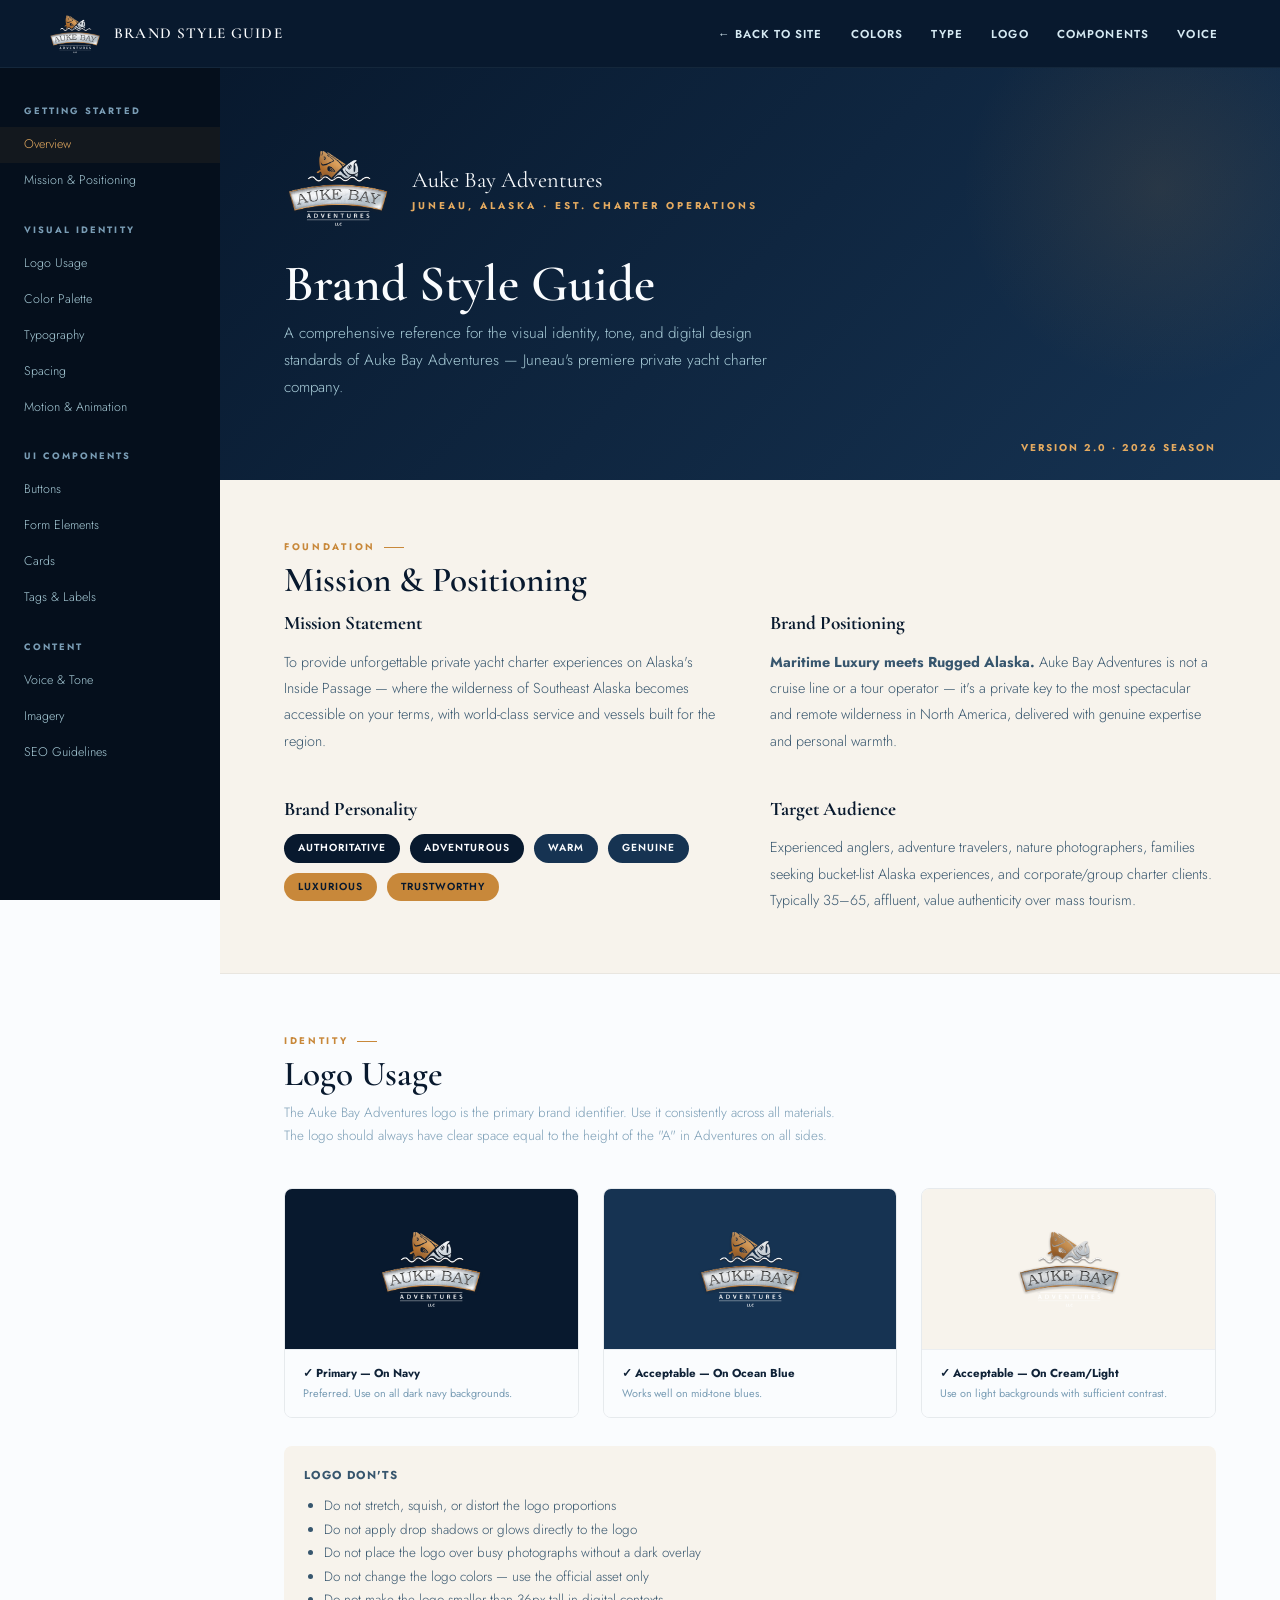
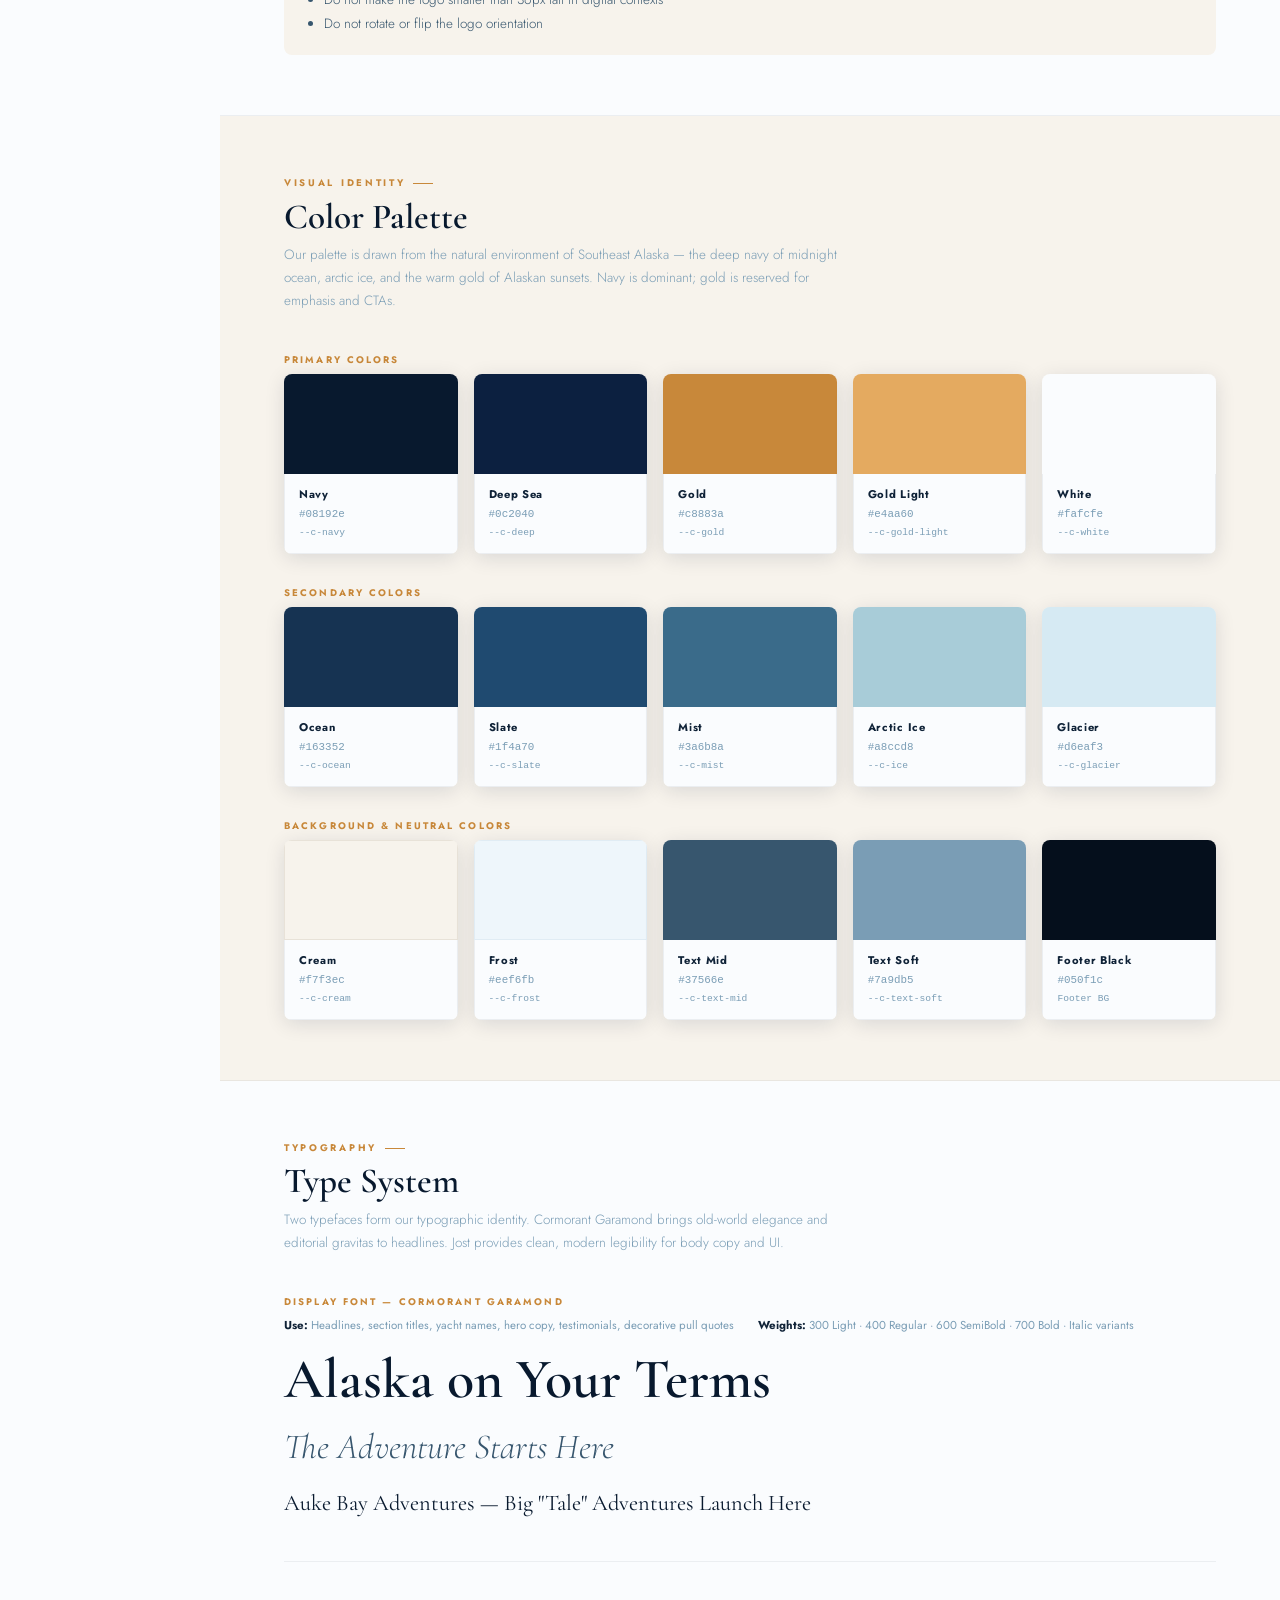
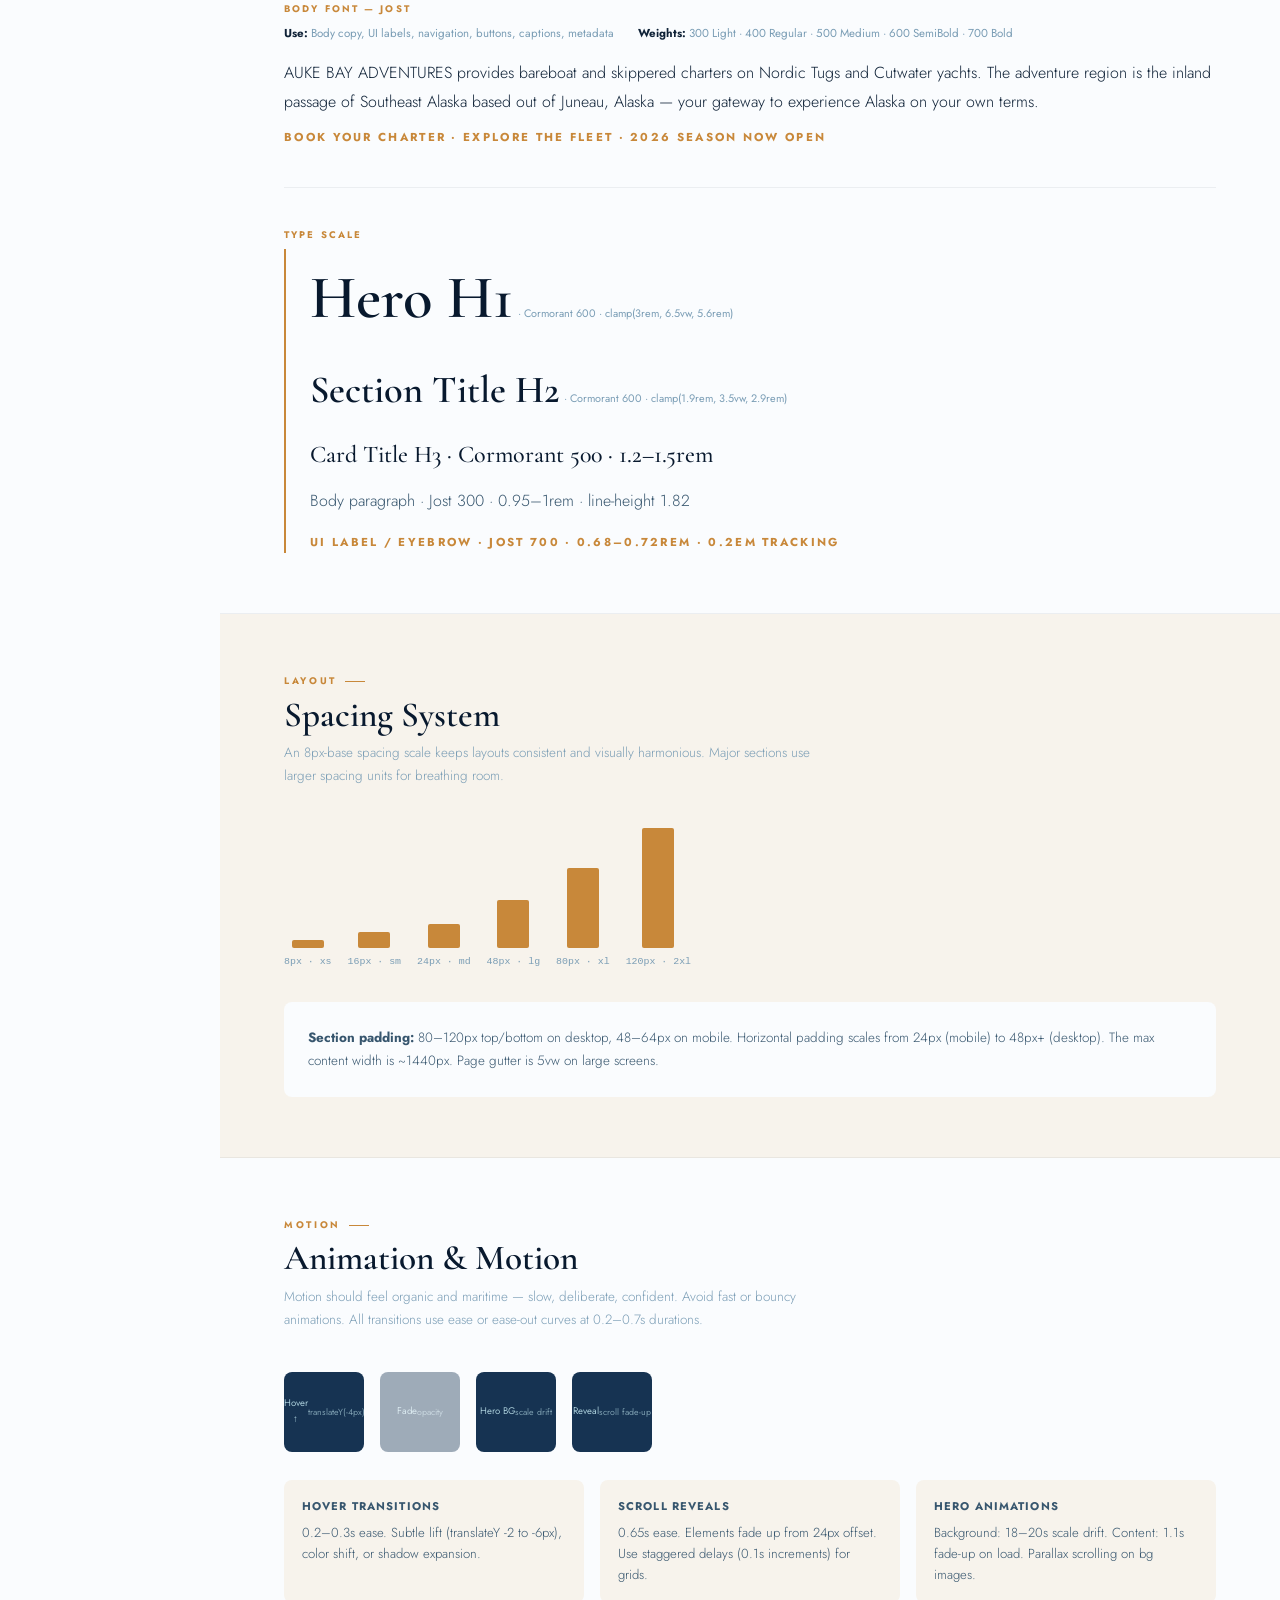
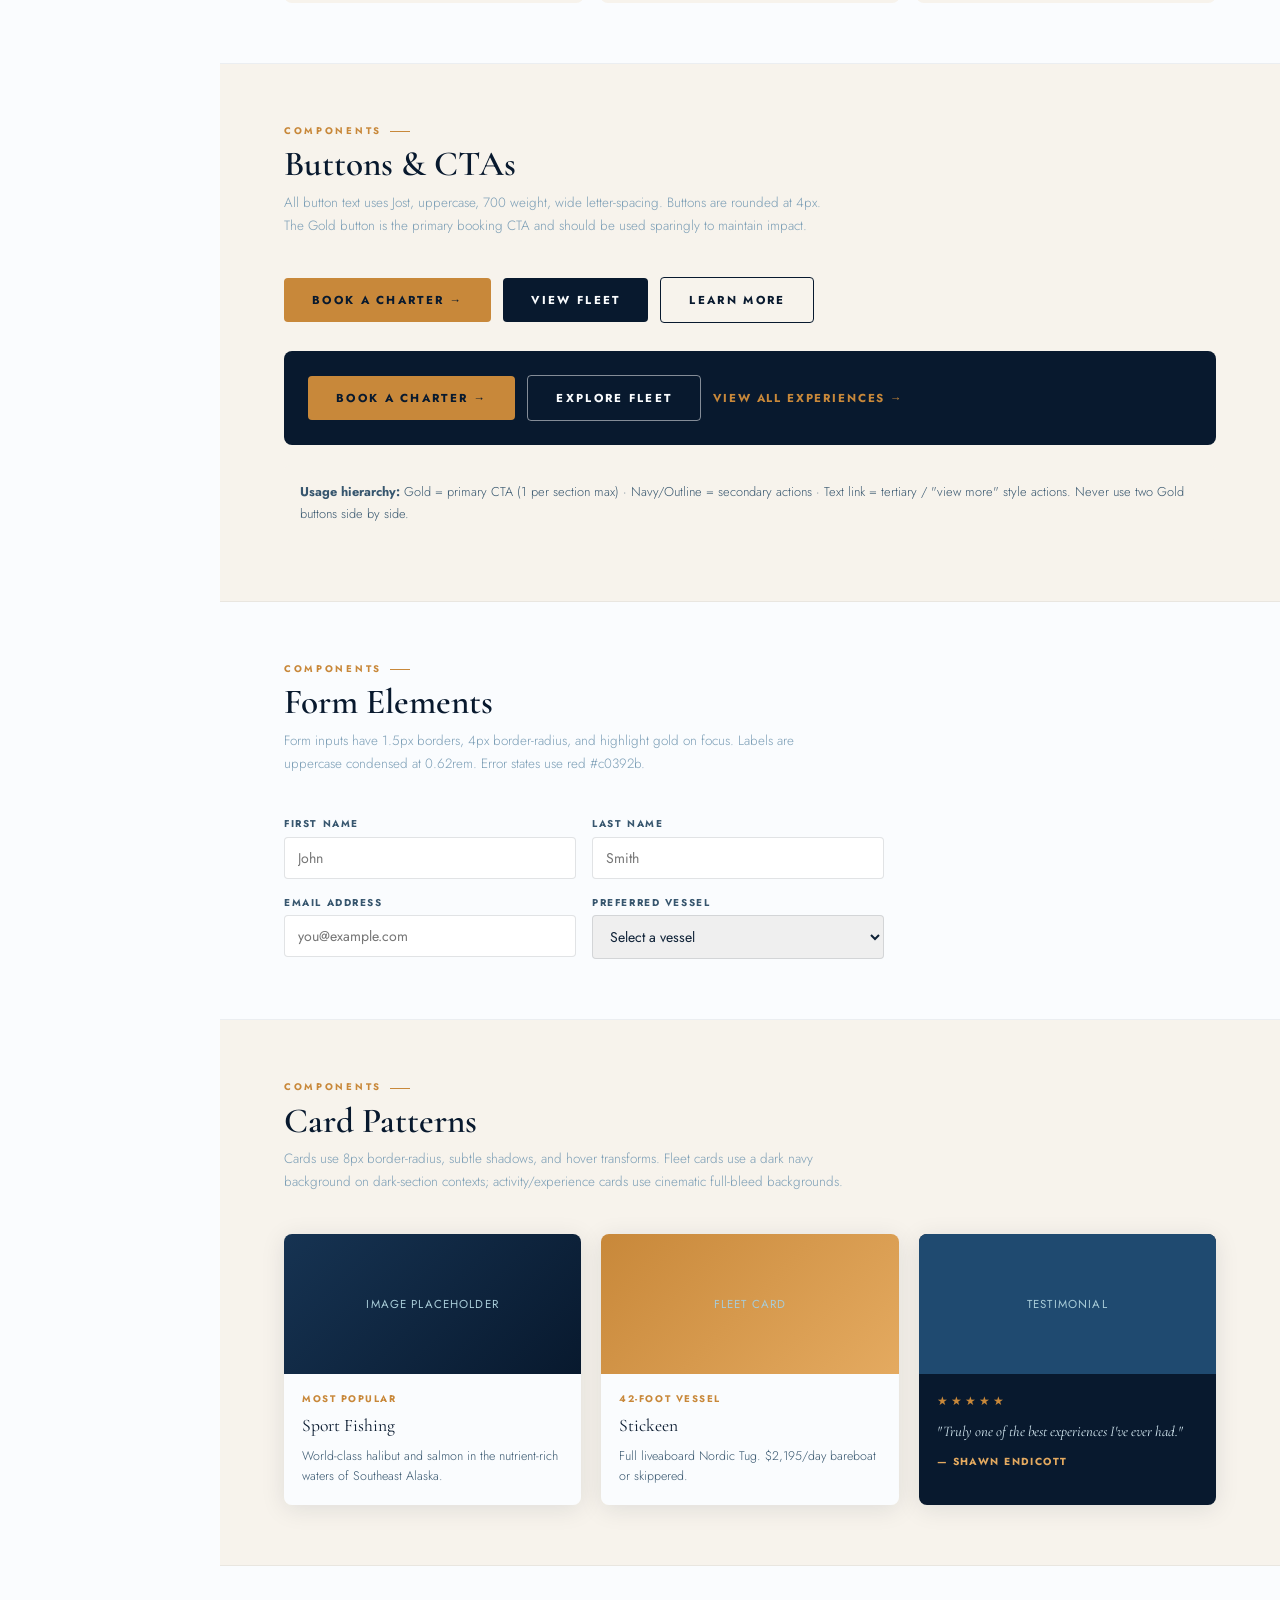
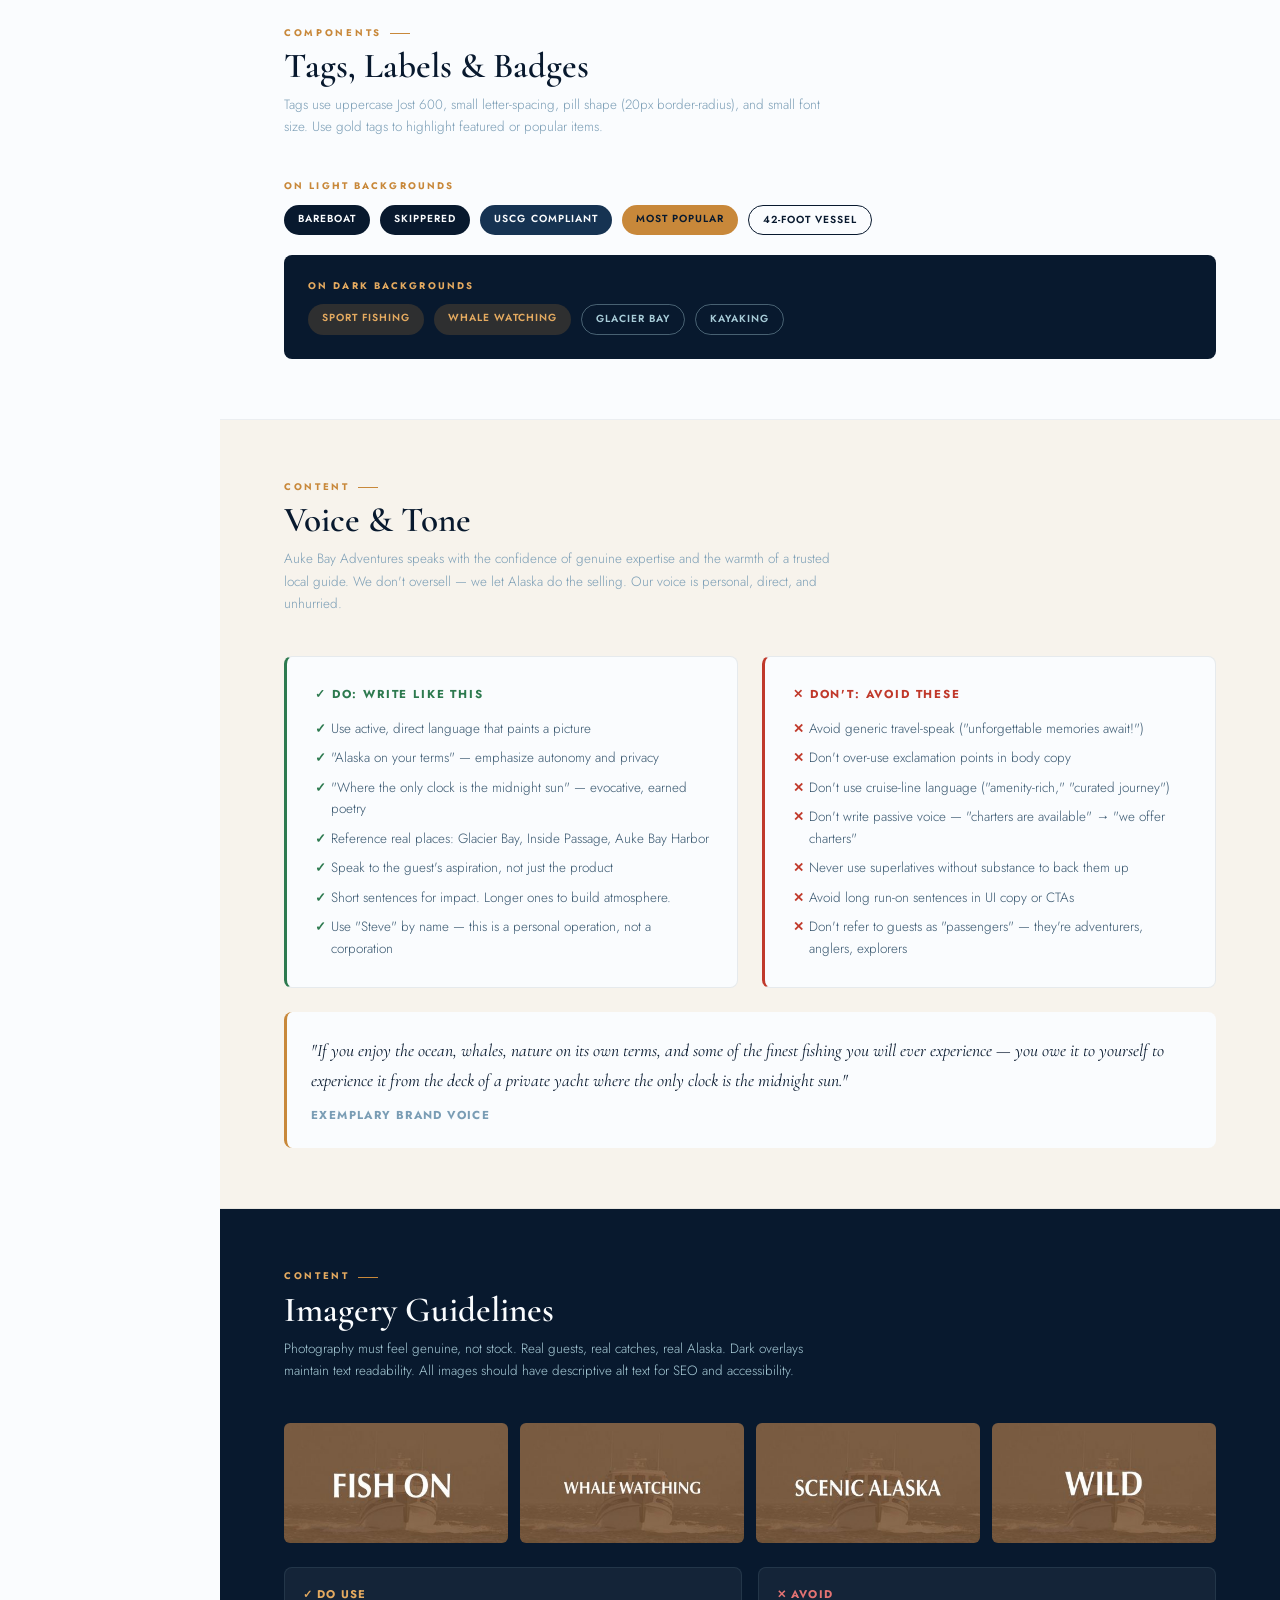
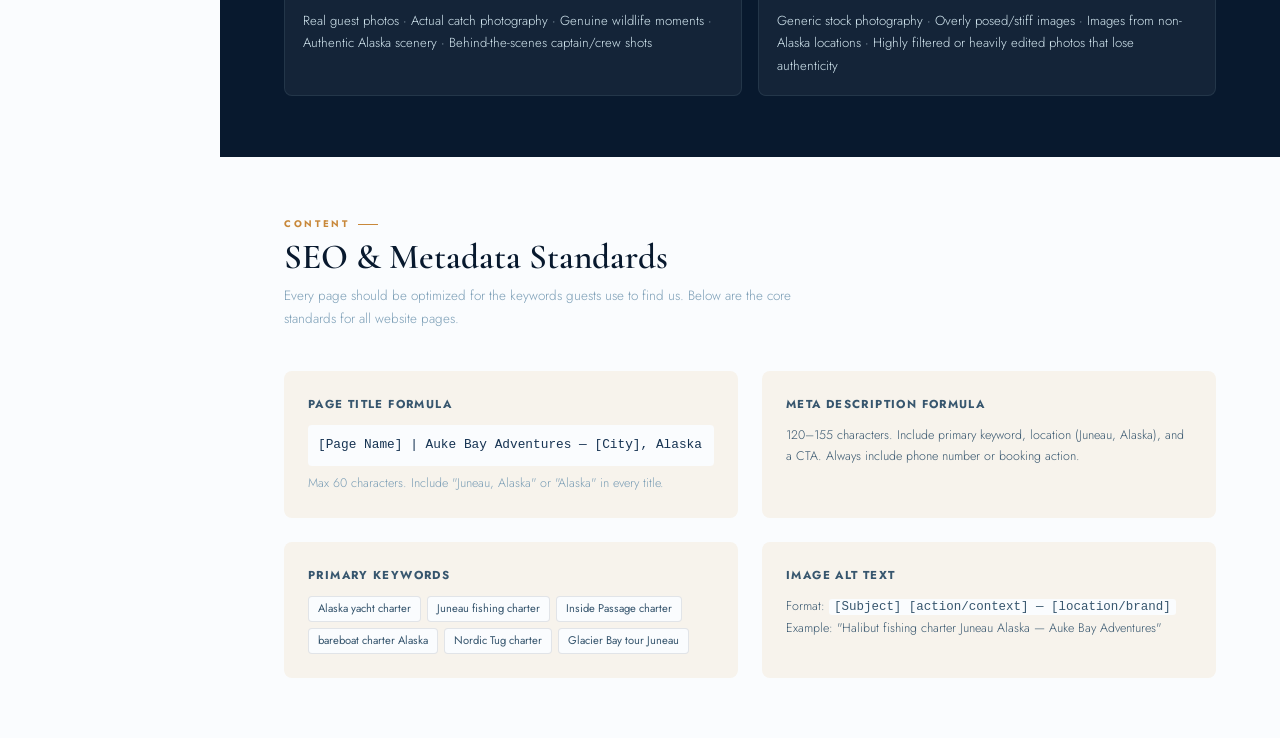
<file: styleguide.html>
<!DOCTYPE html>
<html lang="en">
<head>
<meta charset="UTF-8"><meta name="viewport" content="width=device-width, initial-scale=1.0">
<title>Brand Style Guide | Auke Bay Adventures</title>
<meta name="description" content="Official brand style guide for Auke Bay Adventures — colors, typography, logo usage, UI components, voice and tone guidelines.">
<link rel="preconnect" href="https://fonts.googleapis.com">
<link href="https://fonts.googleapis.com/css2?family=Cormorant+Garamond:ital,wght@0,300;0,400;0,600;0,700;1,300;1,400;1,600&family=Jost:wght@300;400;500;600;700&display=swap" rel="stylesheet">
<style>
:root {
  --c-navy:#08192e; --c-deep:#0c2040; --c-ocean:#163352;
  --c-slate:#1f4a70; --c-mist:#3a6b8a; --c-ice:#a8ccd8;
  --c-glacier:#d6eaf3; --c-frost:#eef6fb; --c-gold:#c8883a;
  --c-gold-light:#e4aa60; --c-gold-pale:#f5e4c8;
  --c-cream:#f7f3ec; --c-white:#fafcfe;
  --c-text:#0f2237; --c-text-mid:#37566e; --c-text-soft:#7a9db5;
  --ff-display:'Cormorant Garamond',Georgia,serif;
  --ff-body:'Jost',sans-serif;
}
*,*::before,*::after{box-sizing:border-box;margin:0;padding:0;}
html{scroll-behavior:smooth;}
body{font-family:var(--ff-body);background:var(--c-white);color:var(--c-text);line-height:1.6;overflow-x:hidden;-webkit-font-smoothing:antialiased;}
a{color:inherit;text-decoration:none;}
img{max-width:100%;height:auto;display:block;}

/* NAV */
.sg-nav{background:var(--c-navy);height:68px;display:flex;align-items:center;justify-content:space-between;padding:0 48px;position:sticky;top:0;z-index:100;border-bottom:1px solid rgba(168,204,216,.08);}
.sg-nav a{color:var(--c-glacier);font-family:var(--ff-body);font-size:.72rem;font-weight:600;letter-spacing:.1em;text-transform:uppercase;transition:color .2s;}
.sg-nav a:hover{color:var(--c-gold-light);}
.sg-nav .logo{display:flex;align-items:center;gap:12px;}
.sg-nav .logo img{height:40px;filter:brightness(1.1);}
.sg-nav .logo span{font-family:var(--ff-display);font-size:.95rem;color:var(--c-white);}
.nav-links{display:flex;gap:0;}
.nav-links a{padding:0 14px;height:68px;line-height:68px;}

/* LAYOUT */
.sg-wrapper{display:grid;grid-template-columns:220px 1fr;min-height:calc(100vh - 68px);}
.sg-sidebar{background:#050f1c;padding:36px 0;position:sticky;top:68px;height:calc(100vh - 68px);overflow-y:auto;}
.sg-sidebar h5{font-family:var(--ff-body);font-size:.58rem;font-weight:700;letter-spacing:.22em;text-transform:uppercase;color:var(--c-text-soft);padding:0 24px;margin-bottom:8px;margin-top:24px;}
.sg-sidebar h5:first-child{margin-top:0;}
.sg-sidebar a{display:block;padding:8px 24px;font-size:.78rem;color:var(--c-ice);font-weight:300;transition:color .2s,background .2s;}
.sg-sidebar a:hover,.sg-sidebar a.active{color:var(--c-gold-light);background:rgba(200,136,58,.07);}
.sg-content{padding:0;}

/* SECTIONS */
.sg-section{padding:60px 64px;border-bottom:1px solid rgba(8,25,46,.06);}
.sg-section:last-child{border:none;}
.sg-section.dark{background:var(--c-navy);color:var(--c-white);}
.sg-section.cream{background:var(--c-cream);}
.sg-section-title{font-family:var(--ff-display);font-size:2.2rem;font-weight:600;color:var(--c-navy);margin-bottom:8px;line-height:1.1;}
.sg-section.dark .sg-section-title{color:var(--c-white);}
.sg-section-sub{font-size:.84rem;color:var(--c-text-soft);font-weight:300;margin-bottom:40px;line-height:1.7;max-width:560px;}
.sg-section.dark .sg-section-sub{color:var(--c-ice);}
.sg-label{font-family:var(--ff-body);font-size:.6rem;font-weight:700;letter-spacing:.22em;text-transform:uppercase;color:var(--c-gold);margin-bottom:6px;}
.sg-section.dark .sg-label{color:var(--c-gold-light);}

/* HERO BANNER */
.sg-hero{background:linear-gradient(135deg,var(--c-navy) 0%,var(--c-ocean) 100%);padding:80px 64px;color:var(--c-white);position:relative;overflow:hidden;}
.sg-hero::before{content:'';position:absolute;top:-80px;right:-80px;width:400px;height:400px;background:radial-gradient(circle,rgba(200,136,58,.12) 0%,transparent 70%);}
.sg-hero h1{font-family:var(--ff-display);font-size:3.2rem;font-weight:600;margin-bottom:8px;line-height:1.1;}
.sg-hero p{font-size:.95rem;color:var(--c-ice);font-weight:300;max-width:500px;line-height:1.75;}
.sg-hero-logo{display:flex;align-items:center;gap:20px;margin-bottom:28px;}
.sg-hero-logo img{height:80px;filter:brightness(1.1);}
.sg-hero-logo-text .name{font-family:var(--ff-display);font-size:1.4rem;color:var(--c-white);}
.sg-hero-logo-text .sub{font-family:var(--ff-body);font-size:.62rem;font-weight:700;letter-spacing:.3em;text-transform:uppercase;color:var(--c-gold-light);}
.sg-version{font-family:var(--ff-body);font-size:.62rem;font-weight:700;letter-spacing:.2em;text-transform:uppercase;color:var(--c-gold-light);position:absolute;bottom:24px;right:64px;}

/* COLOR PALETTE */
.color-grid{display:grid;grid-template-columns:repeat(5,1fr);gap:16px;}
.color-swatch{border-radius:8px;overflow:hidden;box-shadow:0 4px 20px rgba(8,25,46,.12);}
.swatch-block{height:100px;}
.swatch-info{background:var(--c-white);padding:12px 14px;border:1px solid rgba(8,25,46,.06);border-top:none;}
.swatch-name{font-family:var(--ff-body);font-size:.7rem;font-weight:700;color:var(--c-text);letter-spacing:.06em;margin-bottom:2px;}
.swatch-hex{font-family:monospace;font-size:.68rem;color:var(--c-text-soft);}
.swatch-var{font-family:monospace;font-size:.6rem;color:var(--c-text-soft);margin-top:2px;}

/* TYPOGRAPHY */
.type-specimen{margin-bottom:40px;padding-bottom:40px;border-bottom:1px solid rgba(8,25,46,.06);}
.type-specimen:last-child{border:none;}
.type-meta{display:flex;gap:24px;margin-bottom:16px;flex-wrap:wrap;}
.type-meta span{font-size:.72rem;color:var(--c-text-soft);}
.type-meta strong{color:var(--c-text);}
.type-sample-display{font-family:var(--ff-display);color:var(--c-navy);}
.type-sample-body{font-family:var(--ff-body);color:var(--c-text);}

/* LOGO USAGE */
.logo-grid{display:grid;grid-template-columns:repeat(3,1fr);gap:24px;}
.logo-cell{border-radius:8px;overflow:hidden;border:1px solid rgba(8,25,46,.08);}
.logo-cell-bg{padding:40px;display:flex;align-items:center;justify-content:center;min-height:160px;}
.logo-cell-bg.dark{background:var(--c-navy);}
.logo-cell-bg.mid{background:var(--c-ocean);}
.logo-cell-bg.light{background:var(--c-cream);}
.logo-cell-bg.white{background:var(--c-white);}
.logo-cell-info{padding:14px 18px;background:var(--c-white);border-top:1px solid rgba(8,25,46,.06);}
.logo-cell-info h4{font-size:.72rem;font-weight:700;color:var(--c-text);margin-bottom:3px;}
.logo-cell-info p{font-size:.68rem;color:var(--c-text-soft);}
.logo-dont{opacity:.4;position:relative;}
.logo-dont::after{content:'✕ DON\'T';position:absolute;top:50%;left:50%;transform:translate(-50%,-50%);background:rgba(200,40,40,.8);color:#fff;font-size:.7rem;font-weight:700;letter-spacing:.1em;padding:4px 10px;border-radius:4px;}

/* UI COMPONENTS */
.comp-row{display:flex;gap:12px;align-items:center;flex-wrap:wrap;margin-bottom:28px;}
.btn{display:inline-flex;align-items:center;gap:8px;font-family:var(--ff-body);font-size:.72rem;font-weight:700;letter-spacing:.2em;text-transform:uppercase;border-radius:4px;transition:.2s;cursor:pointer;padding:14px 28px;border:none;}
.btn-gold{background:var(--c-gold);color:var(--c-navy);}
.btn-navy{background:var(--c-navy);color:var(--c-white);}
.btn-outline{background:transparent;border:1.5px solid var(--c-navy);color:var(--c-navy);}
.btn-outline-light{background:transparent;border:1.5px solid rgba(255,255,255,.5);color:var(--c-white);}
.btn-text-link{font-family:var(--ff-body);font-size:.72rem;font-weight:700;letter-spacing:.16em;text-transform:uppercase;color:var(--c-gold);display:inline-flex;align-items:center;gap:6px;background:none;border:none;cursor:pointer;}

/* Form elements */
.form-demo{display:grid;grid-template-columns:1fr 1fr;gap:16px;max-width:600px;}
.fd-group{display:flex;flex-direction:column;gap:5px;}
.fd-group label{font-family:var(--ff-body);font-size:.62rem;font-weight:700;letter-spacing:.16em;text-transform:uppercase;color:var(--c-text-mid);}
.fd-group input,.fd-group select{border:1.5px solid rgba(8,25,46,.12);border-radius:4px;padding:10px 13px;font-family:var(--ff-body);font-size:.88rem;color:var(--c-text);outline:none;}
.fd-group input:focus{border-color:var(--c-gold);box-shadow:0 0 0 3px rgba(200,136,58,.12);}

/* Cards */
.card-row{display:grid;grid-template-columns:repeat(3,1fr);gap:20px;}
.demo-card{border-radius:8px;overflow:hidden;box-shadow:0 4px 24px rgba(8,25,46,.1);}
.demo-card-img{height:140px;background:linear-gradient(135deg,var(--c-ocean),var(--c-navy));display:flex;align-items:center;justify-content:center;color:var(--c-ice);font-size:.72rem;font-family:var(--ff-body);letter-spacing:.1em;text-transform:uppercase;}
.demo-card-img.gold{background:linear-gradient(135deg,var(--c-gold),var(--c-gold-light));}
.demo-card-body{padding:18px;background:var(--c-white);}
.demo-card-tag{font-family:var(--ff-body);font-size:.6rem;font-weight:700;letter-spacing:.16em;text-transform:uppercase;color:var(--c-gold);margin-bottom:5px;}
.demo-card-title{font-family:var(--ff-display);font-size:1.1rem;color:var(--c-navy);margin-bottom:6px;}
.demo-card-body p{font-size:.78rem;color:var(--c-text-mid);font-weight:300;line-height:1.6;}

/* Voice & Tone */
.voice-grid{display:grid;grid-template-columns:1fr 1fr;gap:24px;}
.voice-card{padding:28px;border-radius:8px;background:var(--c-white);border:1px solid rgba(8,25,46,.08);}
.voice-card.do{border-left:3px solid #2d7a4f;}
.voice-card.dont{border-left:3px solid #c0392b;}
.voice-card h4{font-family:var(--ff-body);font-size:.72rem;font-weight:700;letter-spacing:.16em;text-transform:uppercase;margin-bottom:14px;}
.voice-card.do h4{color:#2d7a4f;}
.voice-card.dont h4{color:#c0392b;}
.voice-card ul{list-style:none;display:flex;flex-direction:column;gap:8px;}
.voice-card ul li{font-size:.84rem;color:var(--c-text-mid);font-weight:300;line-height:1.6;padding-left:16px;position:relative;}
.voice-card ul li::before{position:absolute;left:0;}
.voice-card.do ul li::before{content:'✓';color:#2d7a4f;font-weight:700;}
.voice-card.dont ul li::before{content:'✕';color:#c0392b;font-weight:700;}

/* Tags */
.tag-row{display:flex;gap:10px;flex-wrap:wrap;}
.tag{font-family:var(--ff-body);font-size:.64rem;font-weight:600;letter-spacing:.1em;text-transform:uppercase;padding:6px 14px;border-radius:20px;}
.tag-navy{background:var(--c-navy);color:var(--c-white);}
.tag-ocean{background:var(--c-ocean);color:var(--c-white);}
.tag-gold{background:var(--c-gold);color:var(--c-navy);}
.tag-outline{background:transparent;border:1.5px solid var(--c-navy);color:var(--c-navy);}
.tag-outline-light{background:transparent;border:1.5px solid rgba(168,204,216,.4);color:var(--c-ice);}

/* Spacing display */
.spacing-row{display:flex;gap:16px;align-items:flex-end;flex-wrap:wrap;}
.spacing-block{display:flex;flex-direction:column;align-items:center;gap:6px;}
.spacing-vis{background:var(--c-gold);width:32px;border-radius:2px;}
.spacing-label{font-family:monospace;font-size:.62rem;color:var(--c-text-soft);}

/* Motion */
.motion-demo{display:flex;gap:16px;flex-wrap:wrap;}
.motion-card{width:80px;height:80px;background:var(--c-ocean);border-radius:8px;display:flex;align-items:center;justify-content:center;color:var(--c-ice);font-size:.6rem;text-align:center;transition:.3s;cursor:pointer;font-family:var(--ff-body);}
.motion-card:hover{background:var(--c-slate);transform:translateY(-4px);box-shadow:0 12px 32px rgba(8,25,46,.3);}
.motion-card.fade{opacity:.4;animation:fadeDemo 2s ease-in-out infinite;}
@keyframes fadeDemo{0%,100%{opacity:.4;}50%{opacity:1;}}

/* Eyebrow utility */
.eyebrow{font-family:var(--ff-body);font-size:.6rem;font-weight:700;letter-spacing:.28em;text-transform:uppercase;color:var(--c-gold);display:flex;align-items:center;gap:8px;margin-bottom:6px;}
.eyebrow::after{content:'';display:block;width:20px;height:1px;background:var(--c-gold);}

@media(max-width:1100px){.sg-wrapper{grid-template-columns:1fr;}.sg-sidebar{display:none;}.color-grid{grid-template-columns:repeat(3,1fr);}.logo-grid{grid-template-columns:1fr 1fr;}.sg-section{padding:48px 32px;}}
@media(max-width:768px){.color-grid{grid-template-columns:repeat(2,1fr);}.voice-grid{grid-template-columns:1fr;}.card-row{grid-template-columns:1fr;}.form-demo{grid-template-columns:1fr;}.sg-hero{padding:48px 32px;}.logo-grid{grid-template-columns:1fr;}}
</style>
</head>
<body>

<!-- NAV -->
<div class="sg-nav">
  <a href="index.html" class="logo">
    <img src="uploads/auke_logo.png" alt="Auke Bay Adventures">
    <span>Brand Style Guide</span>
  </a>
  <div class="nav-links">
    <a href="index.html">← Back to Site</a>
    <a href="#colors">Colors</a>
    <a href="#typography">Type</a>
    <a href="#logo">Logo</a>
    <a href="#components">Components</a>
    <a href="#voice">Voice</a>
  </div>
</div>

<div class="sg-wrapper">
  <!-- SIDEBAR -->
  <aside class="sg-sidebar">
    <h5>Getting Started</h5>
    <a href="#intro">Overview</a>
    <a href="#mission">Mission &amp; Positioning</a>
    <h5>Visual Identity</h5>
    <a href="#logo">Logo Usage</a>
    <a href="#colors">Color Palette</a>
    <a href="#typography">Typography</a>
    <a href="#spacing">Spacing</a>
    <a href="#motion">Motion &amp; Animation</a>
    <h5>UI Components</h5>
    <a href="#buttons">Buttons</a>
    <a href="#forms">Form Elements</a>
    <a href="#cards">Cards</a>
    <a href="#tags">Tags &amp; Labels</a>
    <h5>Content</h5>
    <a href="#voice">Voice &amp; Tone</a>
    <a href="#imagery">Imagery</a>
    <a href="#seo">SEO Guidelines</a>
  </aside>

  <!-- MAIN CONTENT -->
  <main class="sg-content">

    <!-- HERO -->
    <section class="sg-hero" id="intro">
      <div class="sg-hero-logo">
        <img src="uploads/auke_logo.png" alt="Auke Bay Adventures Logo">
        <div class="sg-hero-logo-text">
          <div class="name">Auke Bay Adventures</div>
          <div class="sub">Juneau, Alaska · Est. Charter Operations</div>
        </div>
      </div>
      <h1>Brand Style Guide</h1>
      <p>A comprehensive reference for the visual identity, tone, and digital design standards of Auke Bay Adventures — Juneau's premiere private yacht charter company.</p>
      <div class="sg-version">Version 2.0 · 2026 Season</div>
    </section>

    <!-- MISSION -->
    <section class="sg-section cream" id="mission">
      <div class="eyebrow">Foundation</div>
      <h2 class="sg-section-title">Mission &amp; Positioning</h2>
      <div style="display:grid;grid-template-columns:1fr 1fr;gap:40px;">
        <div>
          <h3 style="font-family:var(--ff-display);font-size:1.2rem;color:var(--c-navy);margin-bottom:10px;">Mission Statement</h3>
          <p style="font-size:.9rem;color:var(--c-text-mid);font-weight:300;line-height:1.82;">To provide unforgettable private yacht charter experiences on Alaska's Inside Passage — where the wilderness of Southeast Alaska becomes accessible on your terms, with world-class service and vessels built for the region.</p>
        </div>
        <div>
          <h3 style="font-family:var(--ff-display);font-size:1.2rem;color:var(--c-navy);margin-bottom:10px;">Brand Positioning</h3>
          <p style="font-size:.9rem;color:var(--c-text-mid);font-weight:300;line-height:1.82;"><strong>Maritime Luxury meets Rugged Alaska.</strong> Auke Bay Adventures is not a cruise line or a tour operator — it's a private key to the most spectacular and remote wilderness in North America, delivered with genuine expertise and personal warmth.</p>
        </div>
        <div>
          <h3 style="font-family:var(--ff-display);font-size:1.2rem;color:var(--c-navy);margin-bottom:10px;">Brand Personality</h3>
          <div style="display:flex;gap:10px;flex-wrap:wrap;margin-top:8px;">
            <span class="tag tag-navy">Authoritative</span>
            <span class="tag tag-navy">Adventurous</span>
            <span class="tag tag-ocean">Warm</span>
            <span class="tag tag-ocean">Genuine</span>
            <span class="tag tag-gold">Luxurious</span>
            <span class="tag tag-gold">Trustworthy</span>
          </div>
        </div>
        <div>
          <h3 style="font-family:var(--ff-display);font-size:1.2rem;color:var(--c-navy);margin-bottom:10px;">Target Audience</h3>
          <p style="font-size:.9rem;color:var(--c-text-mid);font-weight:300;line-height:1.82;">Experienced anglers, adventure travelers, nature photographers, families seeking bucket-list Alaska experiences, and corporate/group charter clients. Typically 35–65, affluent, value authenticity over mass tourism.</p>
        </div>
      </div>
    </section>

    <!-- LOGO -->
    <section class="sg-section" id="logo">
      <div class="eyebrow">Identity</div>
      <h2 class="sg-section-title">Logo Usage</h2>
      <p class="sg-section-sub">The Auke Bay Adventures logo is the primary brand identifier. Use it consistently across all materials. The logo should always have clear space equal to the height of the "A" in Adventures on all sides.</p>
      <div class="logo-grid">
        <div class="logo-cell">
          <div class="logo-cell-bg dark"><img src="uploads/auke_logo.png" alt="Logo on dark navy" style="height:80px;filter:brightness(1.1);"></div>
          <div class="logo-cell-info"><h4>✓ Primary — On Navy</h4><p>Preferred. Use on all dark navy backgrounds.</p></div>
        </div>
        <div class="logo-cell">
          <div class="logo-cell-bg mid"><img src="uploads/auke_logo.png" alt="Logo on ocean blue" style="height:80px;filter:brightness(1.05);"></div>
          <div class="logo-cell-info"><h4>✓ Acceptable — On Ocean Blue</h4><p>Works well on mid-tone blues.</p></div>
        </div>
        <div class="logo-cell">
          <div class="logo-cell-bg light"><img src="uploads/auke_logo.png" alt="Logo on cream" style="height:80px;"></div>
          <div class="logo-cell-info"><h4>✓ Acceptable — On Cream/Light</h4><p>Use on light backgrounds with sufficient contrast.</p></div>
        </div>
      </div>
      <div style="margin-top:28px;padding:20px;background:var(--c-cream);border-radius:8px;">
        <h4 style="font-size:.72rem;font-weight:700;letter-spacing:.12em;text-transform:uppercase;color:var(--c-text-mid);margin-bottom:10px;">Logo Don'ts</h4>
        <ul style="font-size:.84rem;color:var(--c-text-mid);font-weight:300;line-height:1.75;padding-left:20px;">
          <li>Do not stretch, squish, or distort the logo proportions</li>
          <li>Do not apply drop shadows or glows directly to the logo</li>
          <li>Do not place the logo over busy photographs without a dark overlay</li>
          <li>Do not change the logo colors — use the official asset only</li>
          <li>Do not make the logo smaller than 36px tall in digital contexts</li>
          <li>Do not rotate or flip the logo orientation</li>
        </ul>
      </div>
    </section>

    <!-- COLORS -->
    <section class="sg-section cream" id="colors">
      <div class="eyebrow">Visual Identity</div>
      <h2 class="sg-section-title">Color Palette</h2>
      <p class="sg-section-sub">Our palette is drawn from the natural environment of Southeast Alaska — the deep navy of midnight ocean, arctic ice, and the warm gold of Alaskan sunsets. Navy is dominant; gold is reserved for emphasis and CTAs.</p>

      <div style="margin-bottom:32px;">
        <p class="sg-label">Primary Colors</p>
        <div class="color-grid">
          <div class="color-swatch"><div class="swatch-block" style="background:#08192e;"></div><div class="swatch-info"><div class="swatch-name">Navy</div><div class="swatch-hex">#08192e</div><div class="swatch-var">--c-navy</div></div></div>
          <div class="color-swatch"><div class="swatch-block" style="background:#0c2040;"></div><div class="swatch-info"><div class="swatch-name">Deep Sea</div><div class="swatch-hex">#0c2040</div><div class="swatch-var">--c-deep</div></div></div>
          <div class="color-swatch"><div class="swatch-block" style="background:#c8883a;"></div><div class="swatch-info"><div class="swatch-name">Gold</div><div class="swatch-hex">#c8883a</div><div class="swatch-var">--c-gold</div></div></div>
          <div class="color-swatch"><div class="swatch-block" style="background:#e4aa60;"></div><div class="swatch-info"><div class="swatch-name">Gold Light</div><div class="swatch-hex">#e4aa60</div><div class="swatch-var">--c-gold-light</div></div></div>
          <div class="color-swatch"><div class="swatch-block" style="background:#fafcfe;"></div><div class="swatch-info"><div class="swatch-name">White</div><div class="swatch-hex">#fafcfe</div><div class="swatch-var">--c-white</div></div></div>
        </div>
      </div>
      <div style="margin-bottom:32px;">
        <p class="sg-label">Secondary Colors</p>
        <div class="color-grid">
          <div class="color-swatch"><div class="swatch-block" style="background:#163352;"></div><div class="swatch-info"><div class="swatch-name">Ocean</div><div class="swatch-hex">#163352</div><div class="swatch-var">--c-ocean</div></div></div>
          <div class="color-swatch"><div class="swatch-block" style="background:#1f4a70;"></div><div class="swatch-info"><div class="swatch-name">Slate</div><div class="swatch-hex">#1f4a70</div><div class="swatch-var">--c-slate</div></div></div>
          <div class="color-swatch"><div class="swatch-block" style="background:#3a6b8a;"></div><div class="swatch-info"><div class="swatch-name">Mist</div><div class="swatch-hex">#3a6b8a</div><div class="swatch-var">--c-mist</div></div></div>
          <div class="color-swatch"><div class="swatch-block" style="background:#a8ccd8;"></div><div class="swatch-info"><div class="swatch-name">Arctic Ice</div><div class="swatch-hex">#a8ccd8</div><div class="swatch-var">--c-ice</div></div></div>
          <div class="color-swatch"><div class="swatch-block" style="background:#d6eaf3;"></div><div class="swatch-info"><div class="swatch-name">Glacier</div><div class="swatch-hex">#d6eaf3</div><div class="swatch-var">--c-glacier</div></div></div>
        </div>
      </div>
      <div>
        <p class="sg-label">Background &amp; Neutral Colors</p>
        <div class="color-grid">
          <div class="color-swatch"><div class="swatch-block" style="background:#f7f3ec;border:1px solid #e8e2d8;"></div><div class="swatch-info"><div class="swatch-name">Cream</div><div class="swatch-hex">#f7f3ec</div><div class="swatch-var">--c-cream</div></div></div>
          <div class="color-swatch"><div class="swatch-block" style="background:#eef6fb;border:1px solid #e0ecf4;"></div><div class="swatch-info"><div class="swatch-name">Frost</div><div class="swatch-hex">#eef6fb</div><div class="swatch-var">--c-frost</div></div></div>
          <div class="color-swatch"><div class="swatch-block" style="background:#37566e;"></div><div class="swatch-info"><div class="swatch-name">Text Mid</div><div class="swatch-hex">#37566e</div><div class="swatch-var">--c-text-mid</div></div></div>
          <div class="color-swatch"><div class="swatch-block" style="background:#7a9db5;"></div><div class="swatch-info"><div class="swatch-name">Text Soft</div><div class="swatch-hex">#7a9db5</div><div class="swatch-var">--c-text-soft</div></div></div>
          <div class="color-swatch"><div class="swatch-block" style="background:#050f1c;"></div><div class="swatch-info"><div class="swatch-name">Footer Black</div><div class="swatch-hex">#050f1c</div><div class="swatch-var">Footer BG</div></div></div>
        </div>
      </div>
    </section>

    <!-- TYPOGRAPHY -->
    <section class="sg-section" id="typography">
      <div class="eyebrow">Typography</div>
      <h2 class="sg-section-title">Type System</h2>
      <p class="sg-section-sub">Two typefaces form our typographic identity. Cormorant Garamond brings old-world elegance and editorial gravitas to headlines. Jost provides clean, modern legibility for body copy and UI.</p>

      <div class="type-specimen">
        <p class="sg-label">Display Font — Cormorant Garamond</p>
        <div class="type-meta">
          <span><strong>Use:</strong> Headlines, section titles, yacht names, hero copy, testimonials, decorative pull quotes</span>
          <span><strong>Weights:</strong> 300 Light · 400 Regular · 600 SemiBold · 700 Bold · Italic variants</span>
        </div>
        <div class="type-sample-display" style="font-size:3.5rem;font-weight:600;line-height:1.05;margin-bottom:10px;">Alaska on Your Terms</div>
        <div class="type-sample-display" style="font-size:2.2rem;font-weight:300;font-style:italic;color:var(--c-text-mid);margin-bottom:10px;">The Adventure Starts Here</div>
        <div class="type-sample-display" style="font-size:1.4rem;font-weight:400;">Auke Bay Adventures — Big "Tale" Adventures Launch Here</div>
      </div>

      <div class="type-specimen">
        <p class="sg-label">Body Font — Jost</p>
        <div class="type-meta">
          <span><strong>Use:</strong> Body copy, UI labels, navigation, buttons, captions, metadata</span>
          <span><strong>Weights:</strong> 300 Light · 400 Regular · 500 Medium · 600 SemiBold · 700 Bold</span>
        </div>
        <div class="type-sample-body" style="font-size:1rem;font-weight:300;line-height:1.82;margin-bottom:12px;">AUKE BAY ADVENTURES provides bareboat and skippered charters on Nordic Tugs and Cutwater yachts. The adventure region is the inland passage of Southeast Alaska based out of Juneau, Alaska — your gateway to experience Alaska on your own terms.</div>
        <div class="type-sample-body" style="font-size:.72rem;font-weight:700;letter-spacing:.2em;text-transform:uppercase;color:var(--c-gold);">BOOK YOUR CHARTER · EXPLORE THE FLEET · 2026 SEASON NOW OPEN</div>
      </div>

      <div>
        <p class="sg-label">Type Scale</p>
        <div style="display:flex;flex-direction:column;gap:14px;border-left:2px solid var(--c-gold);padding-left:24px;">
          <div><span style="font-family:var(--ff-display);font-size:3.8rem;font-weight:600;color:var(--c-navy);">Hero H1</span> <span style="font-size:.68rem;color:var(--c-text-soft);vertical-align:middle;"> · Cormorant 600 · clamp(3rem, 6.5vw, 5.6rem)</span></div>
          <div><span style="font-family:var(--ff-display);font-size:2.4rem;font-weight:600;color:var(--c-navy);">Section Title H2</span> <span style="font-size:.68rem;color:var(--c-text-soft);vertical-align:middle;"> · Cormorant 600 · clamp(1.9rem, 3.5vw, 2.9rem)</span></div>
          <div><span style="font-family:var(--ff-display);font-size:1.5rem;font-weight:500;color:var(--c-navy);">Card Title H3 · Cormorant 500 · 1.2–1.5rem</span></div>
          <div><span style="font-family:var(--ff-body);font-size:1rem;font-weight:300;color:var(--c-text-mid);">Body paragraph · Jost 300 · 0.95–1rem · line-height 1.82</span></div>
          <div><span style="font-family:var(--ff-body);font-size:.72rem;font-weight:700;letter-spacing:.2em;text-transform:uppercase;color:var(--c-gold);">UI LABEL / EYEBROW · JOST 700 · 0.68–0.72REM · 0.2EM TRACKING</span></div>
        </div>
      </div>
    </section>

    <!-- SPACING -->
    <section class="sg-section cream" id="spacing">
      <div class="eyebrow">Layout</div>
      <h2 class="sg-section-title">Spacing System</h2>
      <p class="sg-section-sub">An 8px-base spacing scale keeps layouts consistent and visually harmonious. Major sections use larger spacing units for breathing room.</p>
      <div class="spacing-row">
        <div class="spacing-block"><div class="spacing-vis" style="height:8px;"></div><div class="spacing-label">8px · xs</div></div>
        <div class="spacing-block"><div class="spacing-vis" style="height:16px;"></div><div class="spacing-label">16px · sm</div></div>
        <div class="spacing-block"><div class="spacing-vis" style="height:24px;"></div><div class="spacing-label">24px · md</div></div>
        <div class="spacing-block"><div class="spacing-vis" style="height:48px;"></div><div class="spacing-label">48px · lg</div></div>
        <div class="spacing-block"><div class="spacing-vis" style="height:80px;"></div><div class="spacing-label">80px · xl</div></div>
        <div class="spacing-block"><div class="spacing-vis" style="height:120px;"></div><div class="spacing-label">120px · 2xl</div></div>
      </div>
      <div style="margin-top:32px;padding:24px;background:var(--c-white);border-radius:8px;">
        <p style="font-size:.84rem;color:var(--c-text-mid);font-weight:300;line-height:1.75;"><strong>Section padding:</strong> 80–120px top/bottom on desktop, 48–64px on mobile. Horizontal padding scales from 24px (mobile) to 48px+ (desktop). The max content width is ~1440px. Page gutter is 5vw on large screens.</p>
      </div>
    </section>

    <!-- MOTION -->
    <section class="sg-section" id="motion">
      <div class="eyebrow">Motion</div>
      <h2 class="sg-section-title">Animation &amp; Motion</h2>
      <p class="sg-section-sub">Motion should feel organic and maritime — slow, deliberate, confident. Avoid fast or bouncy animations. All transitions use ease or ease-out curves at 0.2–0.7s durations.</p>
      <div class="motion-demo">
        <div class="motion-card" style="transition:transform .3s ease, box-shadow .3s ease, background .3s;">Hover ↑<br><span style="font-size:.55rem;opacity:.7;">translateY(-4px)</span></div>
        <div class="motion-card fade" style="animation:fadeDemo 2s ease-in-out infinite;">Fade<br><span style="font-size:.55rem;opacity:.7;">opacity</span></div>
        <div class="motion-card" style="transition:transform .6s ease, filter .3s;">Hero BG<br><span style="font-size:.55rem;opacity:.7;">scale drift</span></div>
        <div class="motion-card" style="transition:all .65s ease;">Reveal<br><span style="font-size:.55rem;opacity:.7;">scroll fade-up</span></div>
      </div>
      <div style="margin-top:28px;display:grid;grid-template-columns:1fr 1fr 1fr;gap:16px;">
        <div style="padding:18px;background:var(--c-cream);border-radius:8px;"><p style="font-size:.7rem;font-weight:700;letter-spacing:.1em;text-transform:uppercase;color:var(--c-text-mid);margin-bottom:6px;">Hover Transitions</p><p style="font-size:.82rem;color:var(--c-text-mid);font-weight:300;">0.2–0.3s ease. Subtle lift (translateY -2 to -6px), color shift, or shadow expansion.</p></div>
        <div style="padding:18px;background:var(--c-cream);border-radius:8px;"><p style="font-size:.7rem;font-weight:700;letter-spacing:.1em;text-transform:uppercase;color:var(--c-text-mid);margin-bottom:6px;">Scroll Reveals</p><p style="font-size:.82rem;color:var(--c-text-mid);font-weight:300;">0.65s ease. Elements fade up from 24px offset. Use staggered delays (0.1s increments) for grids.</p></div>
        <div style="padding:18px;background:var(--c-cream);border-radius:8px;"><p style="font-size:.7rem;font-weight:700;letter-spacing:.1em;text-transform:uppercase;color:var(--c-text-mid);margin-bottom:6px;">Hero Animations</p><p style="font-size:.82rem;color:var(--c-text-mid);font-weight:300;">Background: 18–20s scale drift. Content: 1.1s fade-up on load. Parallax scrolling on bg images.</p></div>
      </div>
    </section>

    <!-- BUTTONS -->
    <section class="sg-section cream" id="buttons">
      <div class="eyebrow">Components</div>
      <h2 class="sg-section-title">Buttons &amp; CTAs</h2>
      <p class="sg-section-sub">All button text uses Jost, uppercase, 700 weight, wide letter-spacing. Buttons are rounded at 4px. The Gold button is the primary booking CTA and should be used sparingly to maintain impact.</p>
      <div class="comp-row">
        <button class="btn btn-gold">Book a Charter →</button>
        <button class="btn btn-navy">View Fleet</button>
        <button class="btn btn-outline">Learn More</button>
      </div>
      <div style="background:var(--c-navy);padding:24px;border-radius:8px;display:flex;gap:12px;align-items:center;flex-wrap:wrap;margin-bottom:20px;">
        <button class="btn btn-gold">Book a Charter →</button>
        <button class="btn btn-outline-light">Explore Fleet</button>
        <button class="btn-text-link">View All Experiences →</button>
      </div>
      <div style="padding:16px;background:var(--c-cream);border-radius:6px;font-size:.8rem;color:var(--c-text-mid);font-weight:300;line-height:1.7;">
        <strong>Usage hierarchy:</strong> Gold = primary CTA (1 per section max) · Navy/Outline = secondary actions · Text link = tertiary / "view more" style actions. Never use two Gold buttons side by side.
      </div>
    </section>

    <!-- FORMS -->
    <section class="sg-section" id="forms">
      <div class="eyebrow">Components</div>
      <h2 class="sg-section-title">Form Elements</h2>
      <p class="sg-section-sub">Form inputs have 1.5px borders, 4px border-radius, and highlight gold on focus. Labels are uppercase condensed at 0.62rem. Error states use red #c0392b.</p>
      <div class="form-demo">
        <div class="fd-group"><label>First Name</label><input type="text" placeholder="John"></div>
        <div class="fd-group"><label>Last Name</label><input type="text" placeholder="Smith"></div>
        <div class="fd-group"><label>Email Address</label><input type="email" placeholder="you@example.com"></div>
        <div class="fd-group"><label>Preferred Vessel</label><select><option>Select a vessel</option><option>26′ Southern C's</option><option>30′ Sablefish</option><option>42′ Stickeen</option></select></div>
      </div>
    </section>

    <!-- CARDS -->
    <section class="sg-section cream" id="cards">
      <div class="eyebrow">Components</div>
      <h2 class="sg-section-title">Card Patterns</h2>
      <p class="sg-section-sub">Cards use 8px border-radius, subtle shadows, and hover transforms. Fleet cards use a dark navy background on dark-section contexts; activity/experience cards use cinematic full-bleed backgrounds.</p>
      <div class="card-row">
        <div class="demo-card"><div class="demo-card-img">Image Placeholder</div><div class="demo-card-body"><div class="demo-card-tag">Most Popular</div><div class="demo-card-title">Sport Fishing</div><p>World-class halibut and salmon in the nutrient-rich waters of Southeast Alaska.</p></div></div>
        <div class="demo-card"><div class="demo-card-img gold">Fleet Card</div><div class="demo-card-body"><div class="demo-card-tag">42-Foot Vessel</div><div class="demo-card-title">Stickeen</div><p>Full liveaboard Nordic Tug. $2,195/day bareboat or skippered.</p></div></div>
        <div class="demo-card" style="background:var(--c-navy);"><div class="demo-card-img" style="background:var(--c-slate);">Testimonial</div><div class="demo-card-body" style="background:var(--c-navy);"><div style="color:var(--c-gold);letter-spacing:3px;font-size:.75rem;margin-bottom:8px;">★★★★★</div><div style="font-family:var(--ff-display);font-style:italic;font-size:.92rem;color:var(--c-glacier);line-height:1.7;margin-bottom:10px;">"Truly one of the best experiences I've ever had."</div><div style="font-family:var(--ff-body);font-size:.64rem;font-weight:700;letter-spacing:.14em;text-transform:uppercase;color:var(--c-gold-light);">— Shawn Endicott</div></div></div>
      </div>
    </section>

    <!-- TAGS -->
    <section class="sg-section" id="tags">
      <div class="eyebrow">Components</div>
      <h2 class="sg-section-title">Tags, Labels &amp; Badges</h2>
      <p class="sg-section-sub">Tags use uppercase Jost 600, small letter-spacing, pill shape (20px border-radius), and small font size. Use gold tags to highlight featured or popular items.</p>
      <div style="margin-bottom:20px;">
        <p class="sg-label" style="margin-bottom:10px;">On Light Backgrounds</p>
        <div class="tag-row">
          <span class="tag tag-navy">Bareboat</span>
          <span class="tag tag-navy">Skippered</span>
          <span class="tag tag-ocean">USCG Compliant</span>
          <span class="tag tag-gold">Most Popular</span>
          <span class="tag tag-outline">42-Foot Vessel</span>
        </div>
      </div>
      <div style="background:var(--c-navy);padding:24px;border-radius:8px;">
        <p class="sg-label" style="color:var(--c-gold-light);margin-bottom:10px;">On Dark Backgrounds</p>
        <div class="tag-row">
          <span class="tag" style="background:rgba(200,136,58,.2);color:var(--c-gold-light);">Sport Fishing</span>
          <span class="tag" style="background:rgba(200,136,58,.2);color:var(--c-gold-light);">Whale Watching</span>
          <span class="tag tag-outline-light">Glacier Bay</span>
          <span class="tag tag-outline-light">Kayaking</span>
        </div>
      </div>
    </section>

    <!-- VOICE & TONE -->
    <section class="sg-section cream" id="voice">
      <div class="eyebrow">Content</div>
      <h2 class="sg-section-title">Voice &amp; Tone</h2>
      <p class="sg-section-sub">Auke Bay Adventures speaks with the confidence of genuine expertise and the warmth of a trusted local guide. We don't oversell — we let Alaska do the selling. Our voice is personal, direct, and unhurried.</p>
      <div class="voice-grid">
        <div class="voice-card do">
          <h4>✓ Do: Write Like This</h4>
          <ul>
            <li>Use active, direct language that paints a picture</li>
            <li>"Alaska on your terms" — emphasize autonomy and privacy</li>
            <li>"Where the only clock is the midnight sun" — evocative, earned poetry</li>
            <li>Reference real places: Glacier Bay, Inside Passage, Auke Bay Harbor</li>
            <li>Speak to the guest's aspiration, not just the product</li>
            <li>Short sentences for impact. Longer ones to build atmosphere.</li>
            <li>Use "Steve" by name — this is a personal operation, not a corporation</li>
          </ul>
        </div>
        <div class="voice-card dont">
          <h4>✕ Don't: Avoid These</h4>
          <ul>
            <li>Avoid generic travel-speak ("unforgettable memories await!")</li>
            <li>Don't over-use exclamation points in body copy</li>
            <li>Don't use cruise-line language ("amenity-rich," "curated journey")</li>
            <li>Don't write passive voice — "charters are available" → "we offer charters"</li>
            <li>Never use superlatives without substance to back them up</li>
            <li>Avoid long run-on sentences in UI copy or CTAs</li>
            <li>Don't refer to guests as "passengers" — they're adventurers, anglers, explorers</li>
          </ul>
        </div>
      </div>
      <div style="margin-top:24px;padding:24px;background:var(--c-white);border-radius:8px;border-left:3px solid var(--c-gold);">
        <p style="font-family:var(--ff-display);font-style:italic;font-size:1.1rem;color:var(--c-navy);line-height:1.7;">"If you enjoy the ocean, whales, nature on its own terms, and some of the finest fishing you will ever experience — you owe it to yourself to experience it from the deck of a private yacht where the only clock is the midnight sun."</p>
        <p style="font-size:.72rem;color:var(--c-text-soft);margin-top:10px;font-family:var(--ff-body);font-weight:700;letter-spacing:.12em;text-transform:uppercase;">Exemplary Brand Voice</p>
      </div>
    </section>

    <!-- IMAGERY -->
    <section class="sg-section dark" id="imagery">
      <div class="eyebrow" style="color:var(--c-gold-light);">Content</div>
      <h2 class="sg-section-title">Imagery Guidelines</h2>
      <p class="sg-section-sub">Photography must feel genuine, not stock. Real guests, real catches, real Alaska. Dark overlays maintain text readability. All images should have descriptive alt text for SEO and accessibility.</p>
      <div style="display:grid;grid-template-columns:repeat(4,1fr);gap:12px;margin-bottom:24px;">
        <div><img src="uploads/gallery_fishing.jpg" alt="Sport fishing" style="border-radius:6px;width:100%;height:120px;object-fit:cover;"></div>
        <div><img src="uploads/gallery_whales.jpg" alt="Whale watching" style="border-radius:6px;width:100%;height:120px;object-fit:cover;"></div>
        <div><img src="uploads/gallery_scenic.jpg" alt="Scenic Alaska" style="border-radius:6px;width:100%;height:120px;object-fit:cover;"></div>
        <div><img src="uploads/gallery_wild.jpg" alt="Alaska wilderness" style="border-radius:6px;width:100%;height:120px;object-fit:cover;"></div>
      </div>
      <div style="display:grid;grid-template-columns:1fr 1fr;gap:16px;">
        <div style="padding:18px;background:rgba(255,255,255,.05);border:1px solid rgba(168,204,216,.1);border-radius:8px;"><p style="font-size:.7rem;font-weight:700;letter-spacing:.1em;text-transform:uppercase;color:var(--c-gold-light);margin-bottom:6px;">✓ Do Use</p><p style="font-size:.82rem;color:var(--c-glacier);font-weight:300;line-height:1.7;">Real guest photos · Actual catch photography · Genuine wildlife moments · Authentic Alaska scenery · Behind-the-scenes captain/crew shots</p></div>
        <div style="padding:18px;background:rgba(255,255,255,.05);border:1px solid rgba(168,204,216,.1);border-radius:8px;"><p style="font-size:.7rem;font-weight:700;letter-spacing:.1em;text-transform:uppercase;color:#e57373;margin-bottom:6px;">✕ Avoid</p><p style="font-size:.82rem;color:var(--c-glacier);font-weight:300;line-height:1.7;">Generic stock photography · Overly posed/stiff images · Images from non-Alaska locations · Highly filtered or heavily edited photos that lose authenticity</p></div>
      </div>
    </section>

    <!-- SEO -->
    <section class="sg-section" id="seo">
      <div class="eyebrow">Content</div>
      <h2 class="sg-section-title">SEO &amp; Metadata Standards</h2>
      <p class="sg-section-sub">Every page should be optimized for the keywords guests use to find us. Below are the core standards for all website pages.</p>
      <div style="display:grid;grid-template-columns:1fr 1fr;gap:24px;">
        <div style="padding:24px;background:var(--c-cream);border-radius:8px;">
          <h4 style="font-size:.72rem;font-weight:700;letter-spacing:.12em;text-transform:uppercase;color:var(--c-text-mid);margin-bottom:12px;">Page Title Formula</h4>
          <p style="font-family:monospace;font-size:.8rem;color:var(--c-ocean);background:var(--c-white);padding:10px;border-radius:4px;line-height:1.6;">[Page Name] | Auke Bay Adventures — [City], Alaska</p>
          <p style="font-size:.78rem;color:var(--c-text-soft);margin-top:8px;font-weight:300;">Max 60 characters. Include "Juneau, Alaska" or "Alaska" in every title.</p>
        </div>
        <div style="padding:24px;background:var(--c-cream);border-radius:8px;">
          <h4 style="font-size:.72rem;font-weight:700;letter-spacing:.12em;text-transform:uppercase;color:var(--c-text-mid);margin-bottom:12px;">Meta Description Formula</h4>
          <p style="font-size:.78rem;color:var(--c-text-mid);font-weight:300;line-height:1.7;">120–155 characters. Include primary keyword, location (Juneau, Alaska), and a CTA. Always include phone number or booking action.</p>
        </div>
        <div style="padding:24px;background:var(--c-cream);border-radius:8px;">
          <h4 style="font-size:.72rem;font-weight:700;letter-spacing:.12em;text-transform:uppercase;color:var(--c-text-mid);margin-bottom:12px;">Primary Keywords</h4>
          <div style="display:flex;flex-wrap:wrap;gap:6px;margin-top:4px;">
            <span style="background:var(--c-white);border:1px solid rgba(8,25,46,.1);border-radius:4px;padding:3px 9px;font-size:.7rem;color:var(--c-text-mid);">Alaska yacht charter</span>
            <span style="background:var(--c-white);border:1px solid rgba(8,25,46,.1);border-radius:4px;padding:3px 9px;font-size:.7rem;color:var(--c-text-mid);">Juneau fishing charter</span>
            <span style="background:var(--c-white);border:1px solid rgba(8,25,46,.1);border-radius:4px;padding:3px 9px;font-size:.7rem;color:var(--c-text-mid);">Inside Passage charter</span>
            <span style="background:var(--c-white);border:1px solid rgba(8,25,46,.1);border-radius:4px;padding:3px 9px;font-size:.7rem;color:var(--c-text-mid);">bareboat charter Alaska</span>
            <span style="background:var(--c-white);border:1px solid rgba(8,25,46,.1);border-radius:4px;padding:3px 9px;font-size:.7rem;color:var(--c-text-mid);">Nordic Tug charter</span>
            <span style="background:var(--c-white);border:1px solid rgba(8,25,46,.1);border-radius:4px;padding:3px 9px;font-size:.7rem;color:var(--c-text-mid);">Glacier Bay tour Juneau</span>
          </div>
        </div>
        <div style="padding:24px;background:var(--c-cream);border-radius:8px;">
          <h4 style="font-size:.72rem;font-weight:700;letter-spacing:.12em;text-transform:uppercase;color:var(--c-text-mid);margin-bottom:12px;">Image Alt Text</h4>
          <p style="font-size:.78rem;color:var(--c-text-mid);font-weight:300;line-height:1.7;">Format: <code style="background:var(--c-white);padding:1px 5px;border-radius:3px;">[Subject] [action/context] — [location/brand]</code><br>Example: "Halibut fishing charter Juneau Alaska — Auke Bay Adventures"</p>
        </div>
      </div>
    </section>

  </main>
</div>

<script>
// Sidebar active link on scroll
const sections = document.querySelectorAll('.sg-section, .sg-hero');
const sideLinks = document.querySelectorAll('.sg-sidebar a');
window.addEventListener('scroll', () => {
  let current = '';
  sections.forEach(s => { if (s.offsetTop - 120 <= window.scrollY) current = s.id; });
  sideLinks.forEach(a => {
    a.classList.remove('active');
    if (a.getAttribute('href') === '#' + current) a.classList.add('active');
  });
});
</script>
</body>
</html>
</file>
<file: css/global.css>
/* ============================================================
   AUKE BAY ADVENTURES — Global Stylesheet
   Brand: Maritime Luxury | Deep Navy + Arctic Ice + Antique Gold
   ============================================================ */

@import url('https://fonts.googleapis.com/css2?family=Cormorant+Garamond:ital,wght@0,300;0,400;0,500;0,600;0,700;1,300;1,400;1,600&family=Jost:wght@300;400;500;600;700&family=Jost+Condensed:wght@400;600;700&display=swap');

/* ── DESIGN TOKENS ── */
:root {
  /* Core Palette */
  --c-navy:       #08192e;
  --c-deep:       #0c2040;
  --c-ocean:      #163352;
  --c-slate:      #1f4a70;
  --c-mist:       #3a6b8a;
  --c-ice:        #a8ccd8;
  --c-glacier:    #d6eaf3;
  --c-frost:      #eef6fb;
  --c-gold:       #c8883a;
  --c-gold-light: #e4aa60;
  --c-gold-pale:  #f5e4c8;
  --c-cream:      #f7f3ec;
  --c-white:      #fafcfe;
  --c-charcoal:   #1c2b38;
  --c-text:       #0f2237;
  --c-text-mid:   #37566e;
  --c-text-soft:  #7a9db5;

  /* Typography */
  --ff-display: 'Cormorant Garamond', Georgia, serif;
  --ff-body:    'Jost', sans-serif;
  --ff-cond:    'Jost', sans-serif;

  /* Spacing Scale */
  --sp-xs:  8px;
  --sp-sm: 16px;
  --sp-md: 24px;
  --sp-lg: 48px;
  --sp-xl: 80px;
  --sp-2xl:120px;

  /* Radius */
  --r-sm: 4px;
  --r-md: 8px;
  --r-lg:14px;

  /* Shadows */
  --shadow-soft: 0 4px 24px rgba(8,25,46,0.10);
  --shadow-mid:  0 12px 48px rgba(8,25,46,0.18);
  --shadow-hard: 0 24px 80px rgba(8,25,46,0.30);

  /* Nav height */
  --nav-h: 76px;
}

/* ── RESET & BASE ── */
*, *::before, *::after { box-sizing: border-box; margin: 0; padding: 0; }
html { scroll-behavior: smooth; font-size: 16px; }
body {
  font-family: var(--ff-body);
  background: var(--c-white);
  color: var(--c-text);
  line-height: 1.6;
  overflow-x: hidden;
  -webkit-font-smoothing: antialiased;
}
img { max-width: 100%; height: auto; display: block; }
a { color: inherit; text-decoration: none; }
button { cursor: pointer; border: none; background: none; font-family: inherit; }

/* ── TOPBAR ── */
.topbar {
  background: var(--c-navy);
  padding: 9px var(--sp-lg);
  display: flex;
  align-items: center;
  justify-content: space-between;
  gap: 12px;
  flex-wrap: wrap;
}
.topbar-left, .topbar-right {
  font-family: var(--ff-cond);
  font-size: 0.75rem;
  font-weight: 600;
  letter-spacing: 0.12em;
  text-transform: uppercase;
  color: var(--c-ice);
}
.topbar-center {
  font-family: var(--ff-cond);
  font-size: 0.72rem;
  letter-spacing: 0.15em;
  text-transform: uppercase;
  color: var(--c-gold-light);
  text-align: center;
}
.topbar a { color: var(--c-gold-light); transition: color .2s; }
.topbar a:hover { color: var(--c-white); }

/* ── NAVIGATION ── */
.site-nav {
  position: sticky;
  top: 0;
  z-index: 900;
  height: var(--nav-h);
  background: rgba(8,25,46,0.97);
  backdrop-filter: blur(16px);
  -webkit-backdrop-filter: blur(16px);
  border-bottom: 1px solid rgba(168,204,216,0.1);
  display: flex;
  align-items: center;
  justify-content: space-between;
  padding: 0 var(--sp-lg);
  gap: 20px;
}
.nav-brand {
  display: flex;
  align-items: center;
  gap: 14px;
  flex-shrink: 0;
}
.nav-brand img {
  height: 48px;
  width: auto;
  filter: brightness(1.1) saturate(1.05);
}
.nav-brand-text { line-height: 1.15; }
.nav-brand-name {
  display: block;
  font-family: var(--ff-display);
  font-size: 1.05rem;
  font-weight: 600;
  color: var(--c-white);
  letter-spacing: 0.01em;
}
.nav-brand-sub {
  display: block;
  font-family: var(--ff-cond);
  font-size: 0.58rem;
  font-weight: 700;
  letter-spacing: 0.28em;
  text-transform: uppercase;
  color: var(--c-gold-light);
}
.nav-links {
  display: flex;
  align-items: center;
  list-style: none;
  gap: 0;
}
.nav-links li a {
  display: block;
  padding: 0 15px;
  height: var(--nav-h);
  line-height: var(--nav-h);
  font-family: var(--ff-cond);
  font-size: 0.72rem;
  font-weight: 600;
  letter-spacing: 0.14em;
  text-transform: uppercase;
  color: var(--c-glacier);
  transition: color .2s;
  position: relative;
}
.nav-links li a::after {
  content: '';
  position: absolute;
  bottom: 0; left: 15px; right: 15px;
  height: 2px;
  background: var(--c-gold);
  transform: scaleX(0);
  transform-origin: left;
  transition: transform .25s;
}
.nav-links li a:hover,
.nav-links li a.active { color: var(--c-white); }
.nav-links li a:hover::after,
.nav-links li a.active::after { transform: scaleX(1); }
.nav-cta {
  background: var(--c-gold);
  color: var(--c-navy) !important;
  height: 42px !important;
  line-height: 42px !important;
  border-radius: var(--r-sm);
  padding: 0 22px !important;
  font-weight: 700 !important;
  font-size: 0.72rem !important;
  margin-left: 10px;
  transition: background .2s !important;
}
.nav-cta::after { display: none !important; }
.nav-cta:hover { background: var(--c-gold-light) !important; }
.nav-hamburger {
  display: none;
  flex-direction: column;
  gap: 5px;
  padding: 6px;
}
.nav-hamburger span {
  display: block; width: 24px; height: 2px;
  background: var(--c-white);
  transition: .3s;
  border-radius: 2px;
}
.mobile-nav {
  display: none;
  position: fixed;
  top: var(--nav-h); left: 0; right: 0;
  background: rgba(8,25,46,0.98);
  backdrop-filter: blur(12px);
  z-index: 899;
  padding: 24px var(--sp-lg) 32px;
  flex-direction: column;
  border-bottom: 1px solid rgba(168,204,216,0.1);
}
.mobile-nav.open { display: flex; }
.mobile-nav a {
  font-family: var(--ff-cond);
  font-size: 0.9rem;
  font-weight: 600;
  letter-spacing: 0.12em;
  text-transform: uppercase;
  color: var(--c-glacier);
  padding: 13px 0;
  border-bottom: 1px solid rgba(168,204,216,0.07);
  transition: color .2s;
}
.mobile-nav a:last-child { border: none; }
.mobile-nav a:hover { color: var(--c-gold-light); }
.mobile-cta {
  background: var(--c-gold) !important;
  color: var(--c-navy) !important;
  text-align: center !important;
  border-radius: var(--r-sm) !important;
  padding: 14px 0 !important;
  margin-top: 12px !important;
  border: none !important;
}

/* ── PAGE HERO ── */
.page-hero {
  position: relative;
  height: 420px;
  display: flex;
  align-items: flex-end;
  overflow: hidden;
  background: var(--c-navy);
}
.page-hero-bg {
  position: absolute;
  inset: 0;
  background-size: cover;
  background-position: center;
  filter: brightness(0.4);
  transform: scale(1.03);
}
.page-hero-overlay {
  position: absolute;
  inset: 0;
  background: linear-gradient(to top, rgba(8,25,46,0.85) 0%, rgba(8,25,46,0.3) 60%, transparent 100%);
}
.page-hero-content {
  position: relative;
  z-index: 2;
  padding: 0 var(--sp-lg) var(--sp-lg);
  width: 100%;
}
.page-hero-eyebrow {
  font-family: var(--ff-cond);
  font-size: 0.68rem;
  font-weight: 700;
  letter-spacing: 0.3em;
  text-transform: uppercase;
  color: var(--c-gold-light);
  margin-bottom: 10px;
  display: flex;
  align-items: center;
  gap: 10px;
}
.page-hero-eyebrow::before {
  content: '';
  display: block; width: 28px; height: 1px;
  background: var(--c-gold);
}
.page-hero h1 {
  font-family: var(--ff-display);
  font-size: clamp(2.2rem, 5vw, 3.8rem);
  font-weight: 600;
  color: var(--c-white);
  line-height: 1.1;
}

/* ── SECTION UTILITIES ── */
.section-eyebrow {
  font-family: var(--ff-cond);
  font-size: 0.68rem;
  font-weight: 700;
  letter-spacing: 0.28em;
  text-transform: uppercase;
  color: var(--c-gold);
  margin-bottom: 10px;
  display: flex;
  align-items: center;
  gap: 10px;
}
.section-eyebrow::after {
  content: '';
  display: block; width: 24px; height: 1px;
  background: var(--c-gold);
}
.section-eyebrow.light { color: var(--c-gold-light); }
.section-eyebrow.light::after { background: var(--c-gold-light); }
.section-eyebrow.center { justify-content: center; }
.section-eyebrow.center::after { display: none; }

.section-title {
  font-family: var(--ff-display);
  font-size: clamp(1.9rem, 3.5vw, 2.9rem);
  font-weight: 600;
  line-height: 1.15;
  color: var(--c-navy);
}
.section-title.light { color: var(--c-white); }
.section-title.center { text-align: center; }

.section-body {
  font-size: 0.97rem;
  font-weight: 300;
  line-height: 1.82;
  color: var(--c-text-mid);
}
.section-body.light { color: var(--c-glacier); }

/* ── BUTTONS ── */
.btn {
  display: inline-flex;
  align-items: center;
  gap: 8px;
  font-family: var(--ff-cond);
  font-size: 0.72rem;
  font-weight: 700;
  letter-spacing: 0.2em;
  text-transform: uppercase;
  border-radius: var(--r-sm);
  transition: .2s;
  cursor: pointer;
  padding: 15px 30px;
}
.btn-gold {
  background: var(--c-gold);
  color: var(--c-navy);
  box-shadow: 0 6px 20px rgba(200,136,58,0.32);
}
.btn-gold:hover { background: var(--c-gold-light); transform: translateY(-2px); }
.btn-outline-light {
  border: 1.5px solid rgba(255,255,255,0.5);
  color: var(--c-white);
}
.btn-outline-light:hover { border-color: var(--c-white); background: rgba(255,255,255,0.09); }
.btn-outline-navy {
  border: 1.5px solid var(--c-navy);
  color: var(--c-navy);
}
.btn-outline-navy:hover { background: var(--c-navy); color: var(--c-white); }
.btn-text {
  font-family: var(--ff-cond);
  font-size: 0.72rem;
  font-weight: 700;
  letter-spacing: 0.16em;
  text-transform: uppercase;
  color: var(--c-gold);
  display: inline-flex;
  align-items: center;
  gap: 6px;
  transition: gap .2s, color .2s;
}
.btn-text:hover { gap: 12px; color: var(--c-gold-light); }

/* ── DIVIDER ── */
.divider { height: 1px; background: rgba(8,25,46,0.08); margin: 0; }
.divider.light { background: rgba(168,204,216,0.12); }

/* ── FOOTER ── */
.site-footer {
  background: #050f1c;
  color: var(--c-ice);
}
.footer-main {
  padding: var(--sp-xl) var(--sp-lg) var(--sp-lg);
  display: grid;
  grid-template-columns: 2.2fr 1fr 1fr 1.1fr;
  gap: 52px;
  border-bottom: 1px solid rgba(168,204,216,0.08);
}
.footer-brand img { height: 54px; width: auto; margin-bottom: 18px; filter: brightness(1.1); }
.footer-brand p {
  font-size: 0.83rem;
  color: var(--c-text-soft);
  font-weight: 300;
  line-height: 1.75;
  max-width: 290px;
}
.footer-col h4 {
  font-family: var(--ff-cond);
  font-size: 0.66rem;
  font-weight: 700;
  letter-spacing: 0.24em;
  text-transform: uppercase;
  color: var(--c-gold-light);
  margin-bottom: 18px;
}
.footer-col ul { list-style: none; }
.footer-col ul li { margin-bottom: 9px; }
.footer-col ul a {
  font-size: 0.83rem;
  color: var(--c-text-soft);
  font-weight: 300;
  transition: color .2s;
}
.footer-col ul a:hover { color: var(--c-white); }
.footer-contact p {
  font-size: 0.83rem;
  color: var(--c-text-soft);
  font-weight: 300;
  line-height: 1.75;
  font-style: normal;
}
.footer-contact .phone-link {
  font-family: var(--ff-display);
  font-size: 1.3rem;
  color: var(--c-white);
  display: block;
  margin-top: 10px;
  transition: color .2s;
}
.footer-contact .phone-link:hover { color: var(--c-gold-light); }
.footer-bottom {
  padding: 22px var(--sp-lg);
  display: flex;
  justify-content: space-between;
  align-items: center;
  flex-wrap: wrap;
  gap: 12px;
}
.footer-bottom p {
  font-size: 0.74rem;
  color: var(--c-text-soft);
}
.footer-social a {
  width: 34px; height: 34px;
  border-radius: 50%;
  border: 1px solid rgba(168,204,216,0.15);
  display: inline-flex;
  align-items: center;
  justify-content: center;
  font-size: 0.8rem;
  color: var(--c-text-soft);
  transition: .2s;
  margin-left: 8px;
}
.footer-social a:hover {
  border-color: var(--c-gold);
  color: var(--c-gold);
  background: rgba(200,136,58,0.08);
}

/* ── SCROLL REVEAL ── */
.reveal {
  opacity: 0;
  transform: translateY(24px);
  transition: opacity .65s ease, transform .65s ease;
}
.reveal.visible { opacity: 1; transform: translateY(0); }
.reveal-delay-1 { transition-delay: .1s; }
.reveal-delay-2 { transition-delay: .2s; }
.reveal-delay-3 { transition-delay: .3s; }

/* ── LIGHTBOX ── */
.lightbox {
  display: none;
  position: fixed; inset: 0;
  background: rgba(0,0,0,0.94);
  z-index: 9999;
  align-items: center;
  justify-content: center;
  padding: 20px;
}
.lightbox.active { display: flex; }
.lightbox img {
  max-width: 92vw;
  max-height: 88vh;
  object-fit: contain;
  border-radius: 4px;
  animation: lbIn .3s ease;
}
@keyframes lbIn { from { opacity:0; transform: scale(.94); } to { opacity:1; transform: scale(1); } }
.lb-close {
  position: absolute; top: 20px; right: 24px;
  color: #fff; font-size: 2.2rem;
  opacity: .7; transition: opacity .2s;
  background: none; border: none; cursor: pointer;
  line-height: 1;
}
.lb-close:hover { opacity: 1; }

/* ── RESPONSIVE ── */
@media (max-width: 1100px) {
  :root { --sp-lg: 36px; }
  .footer-main { grid-template-columns: 1fr 1fr; gap: 36px; }
}
@media (max-width: 768px) {
  :root { --sp-lg: 24px; --sp-xl: 64px; }
  .nav-links { display: none; }
  .nav-hamburger { display: flex; }
  .topbar { display: none; }
  .footer-main { grid-template-columns: 1fr; gap: 28px; }
  .footer-bottom { flex-direction: column; text-align: center; }
  .page-hero { height: 320px; }
}
</file>
